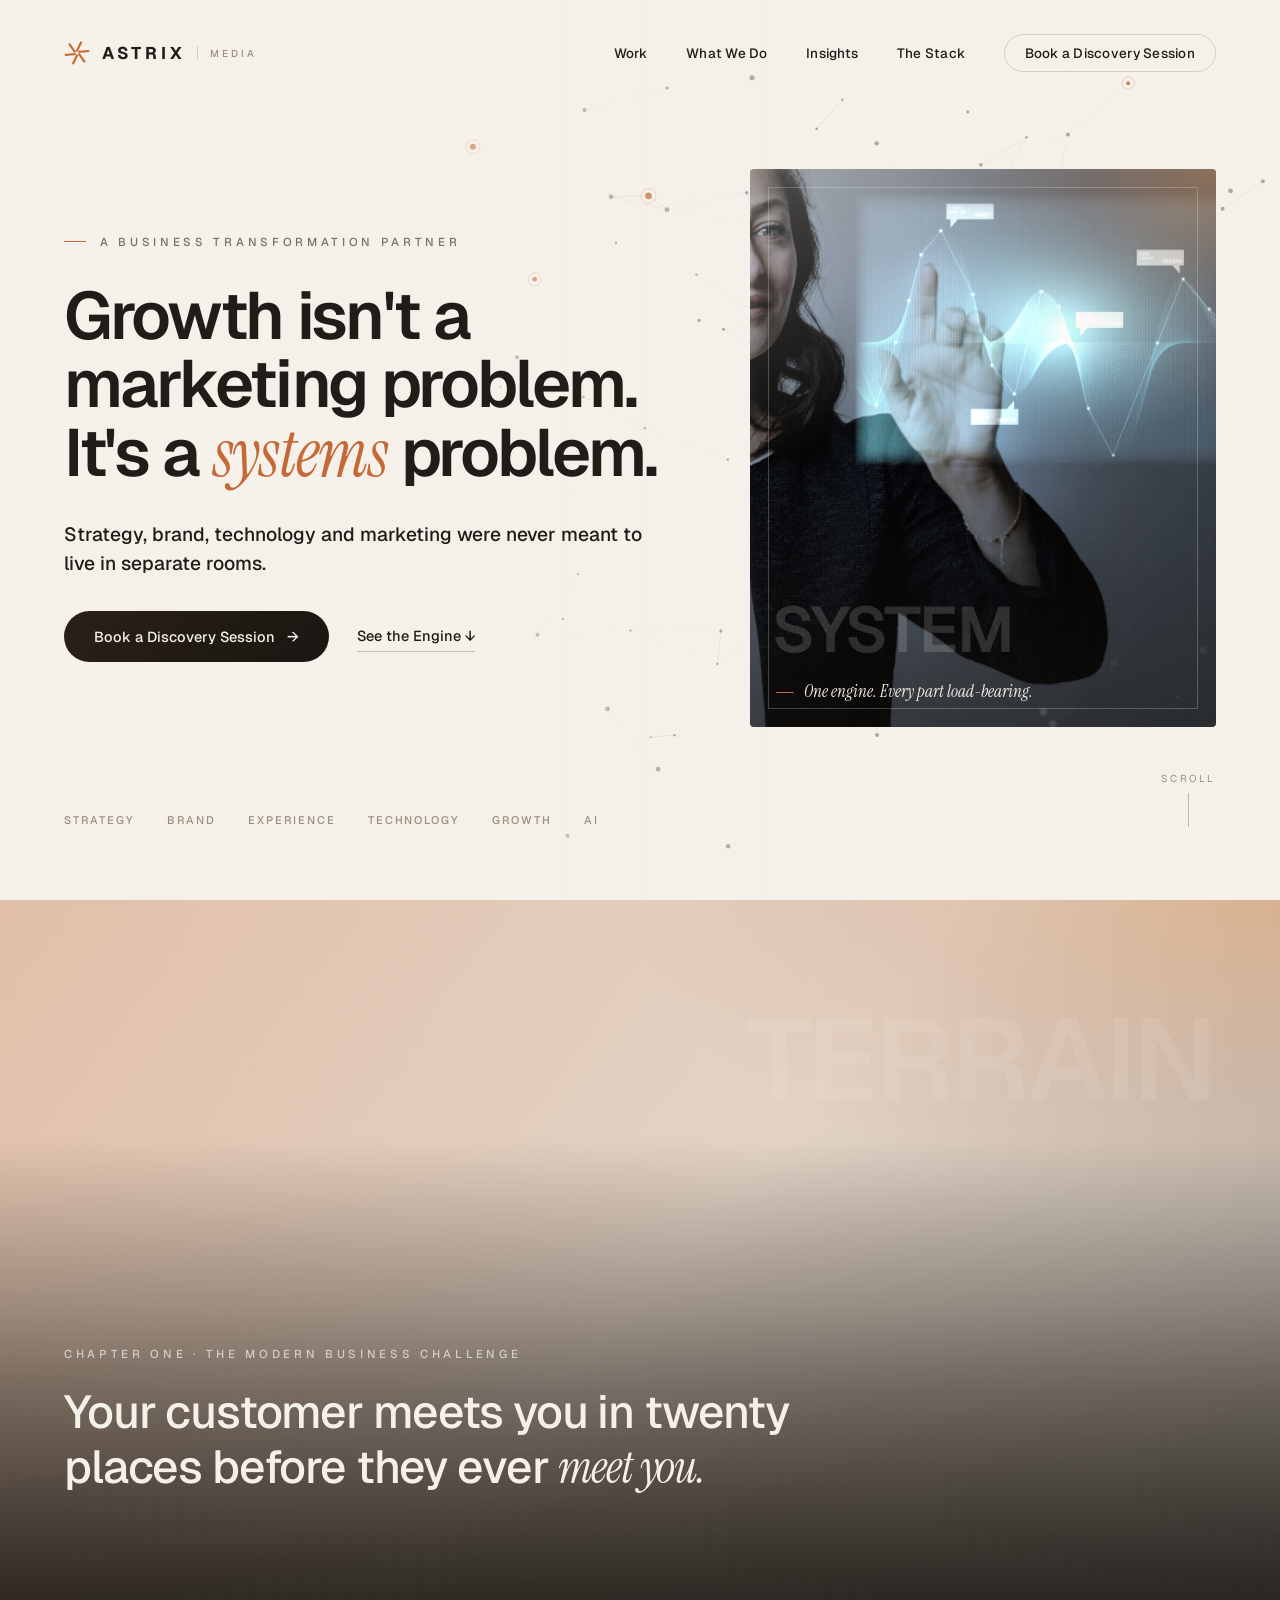
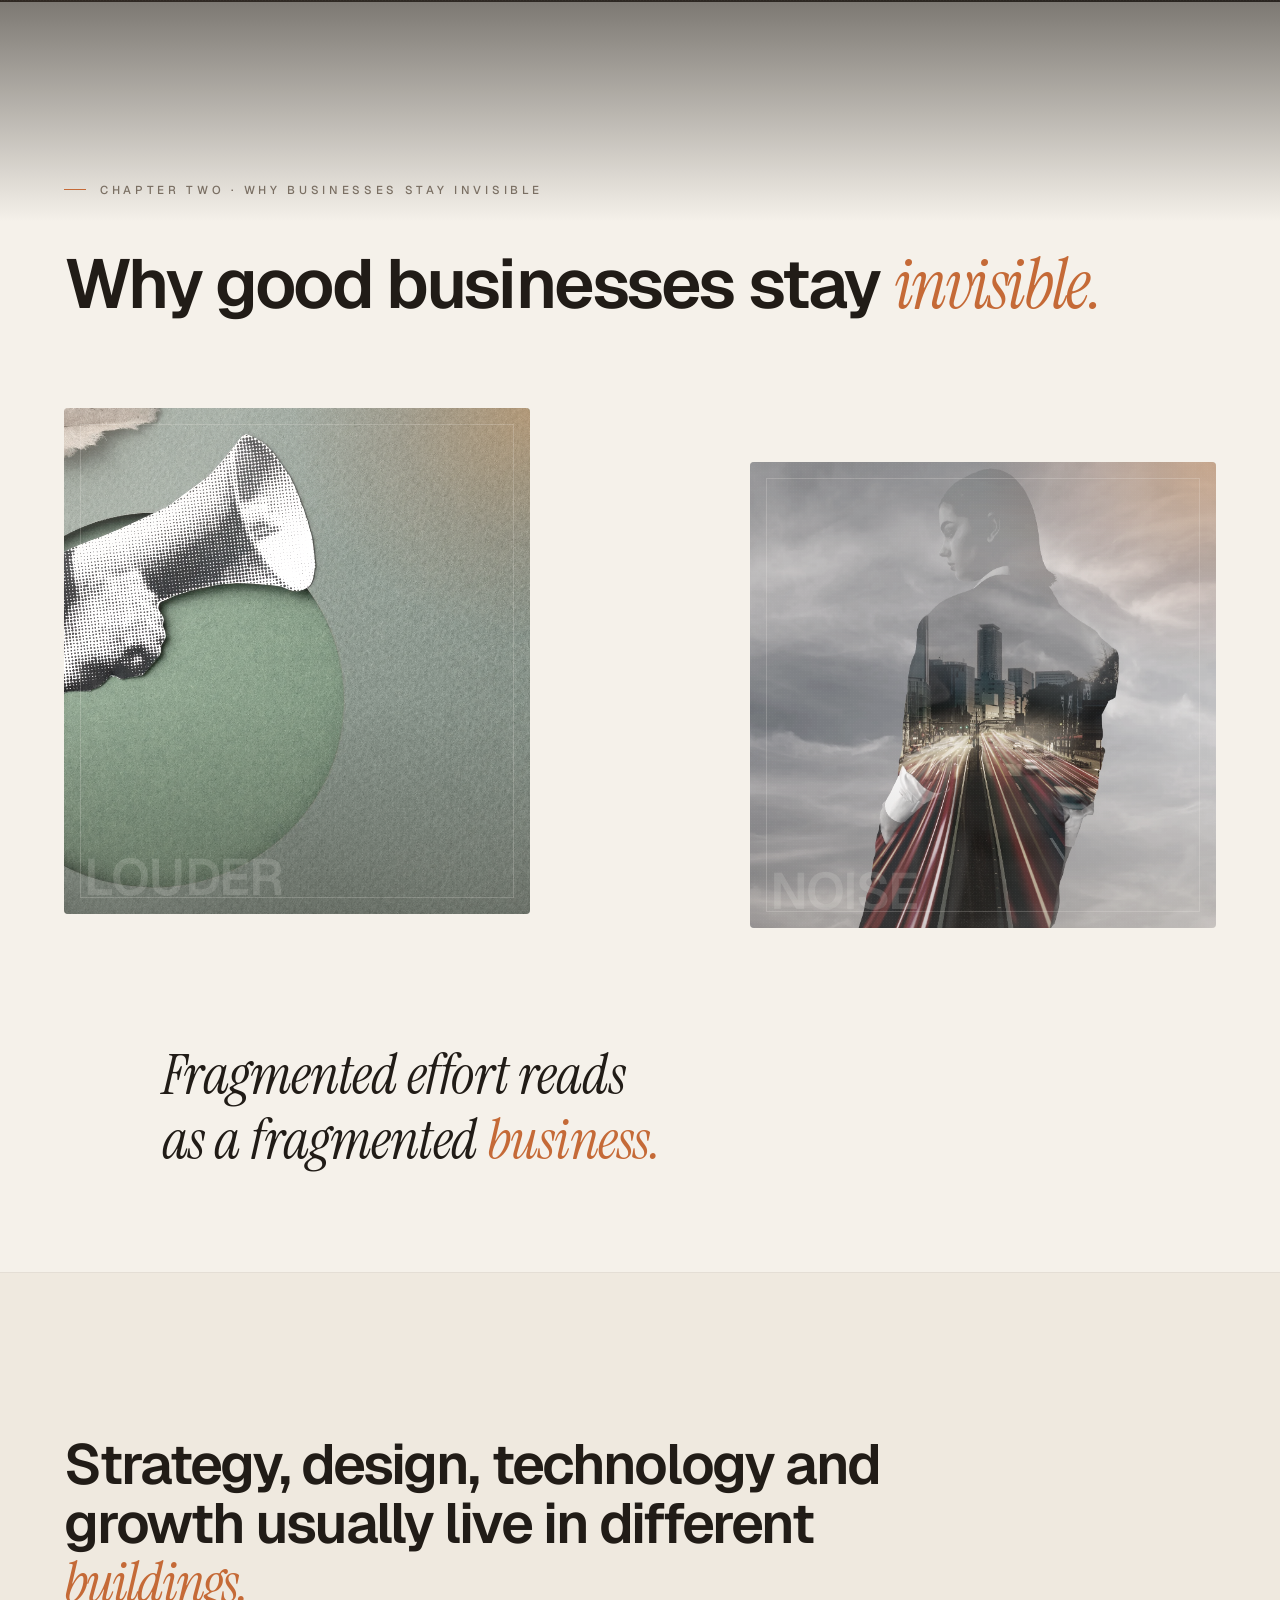
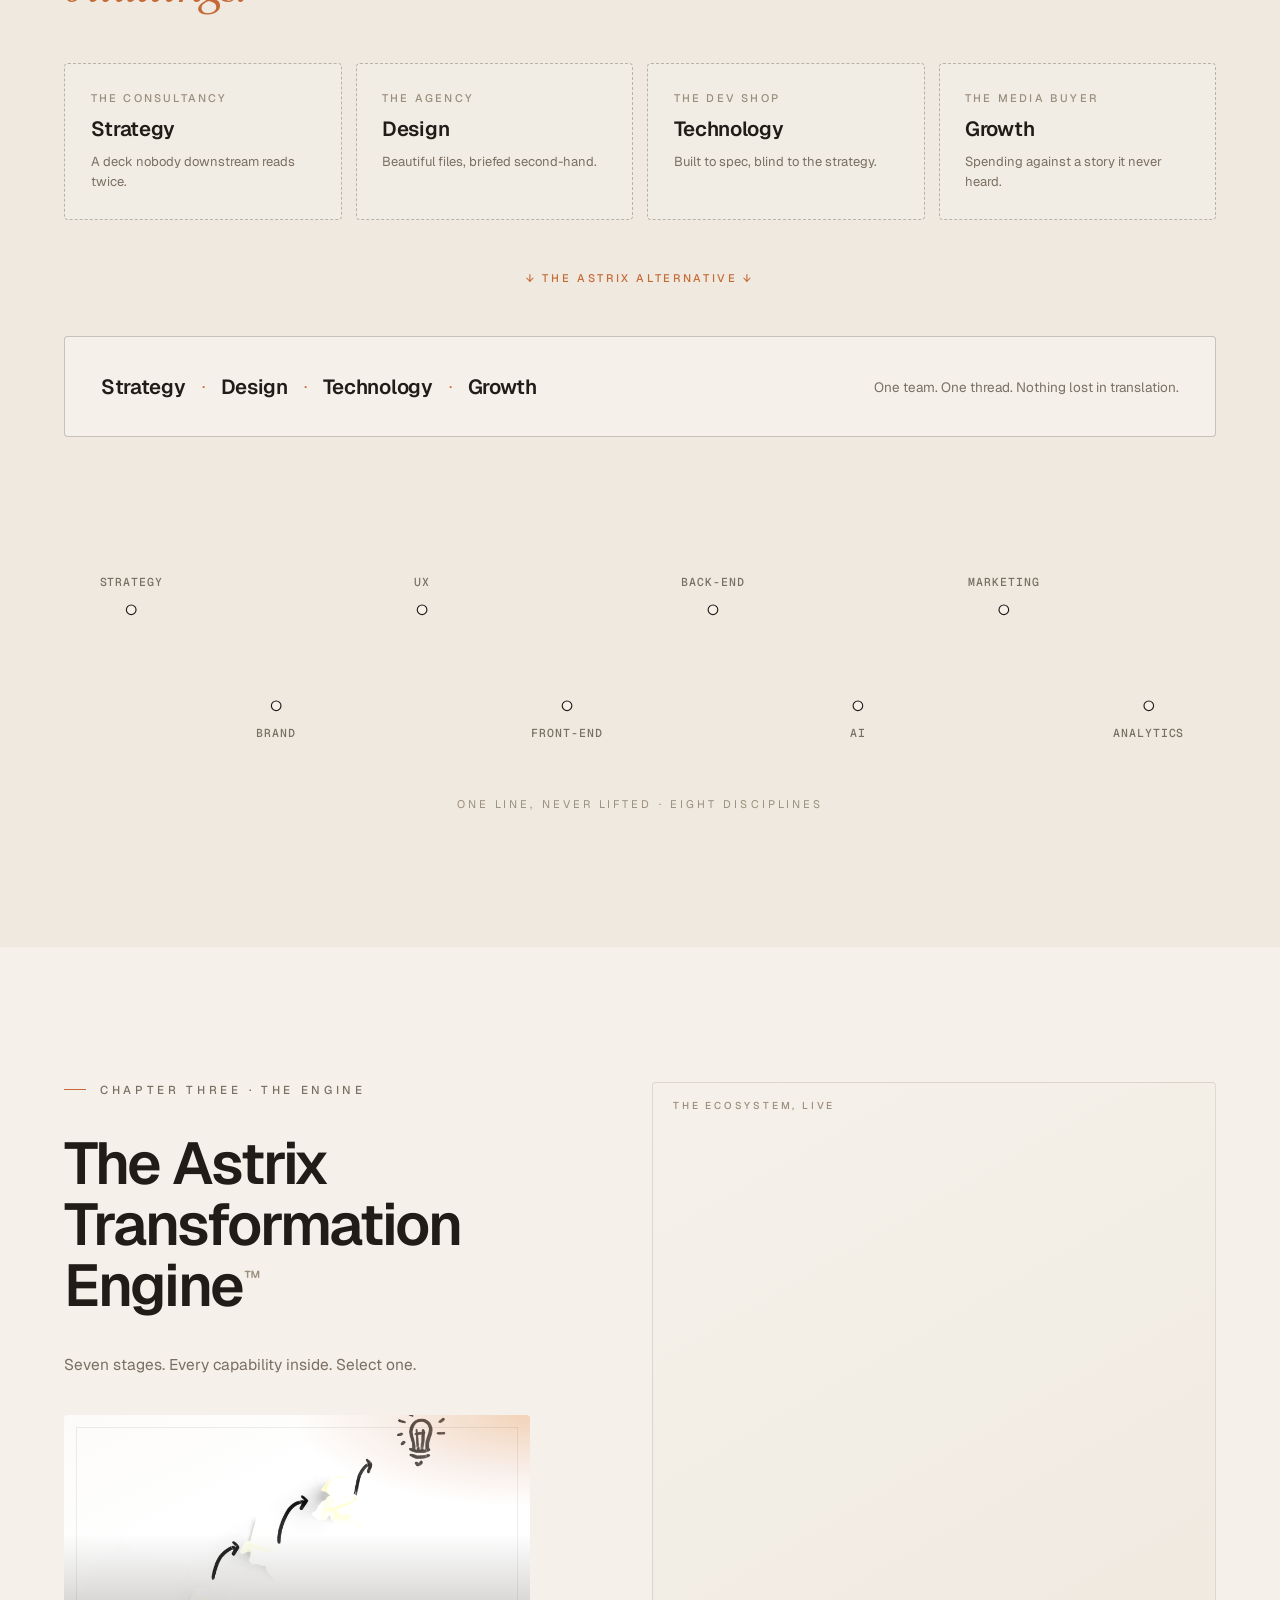
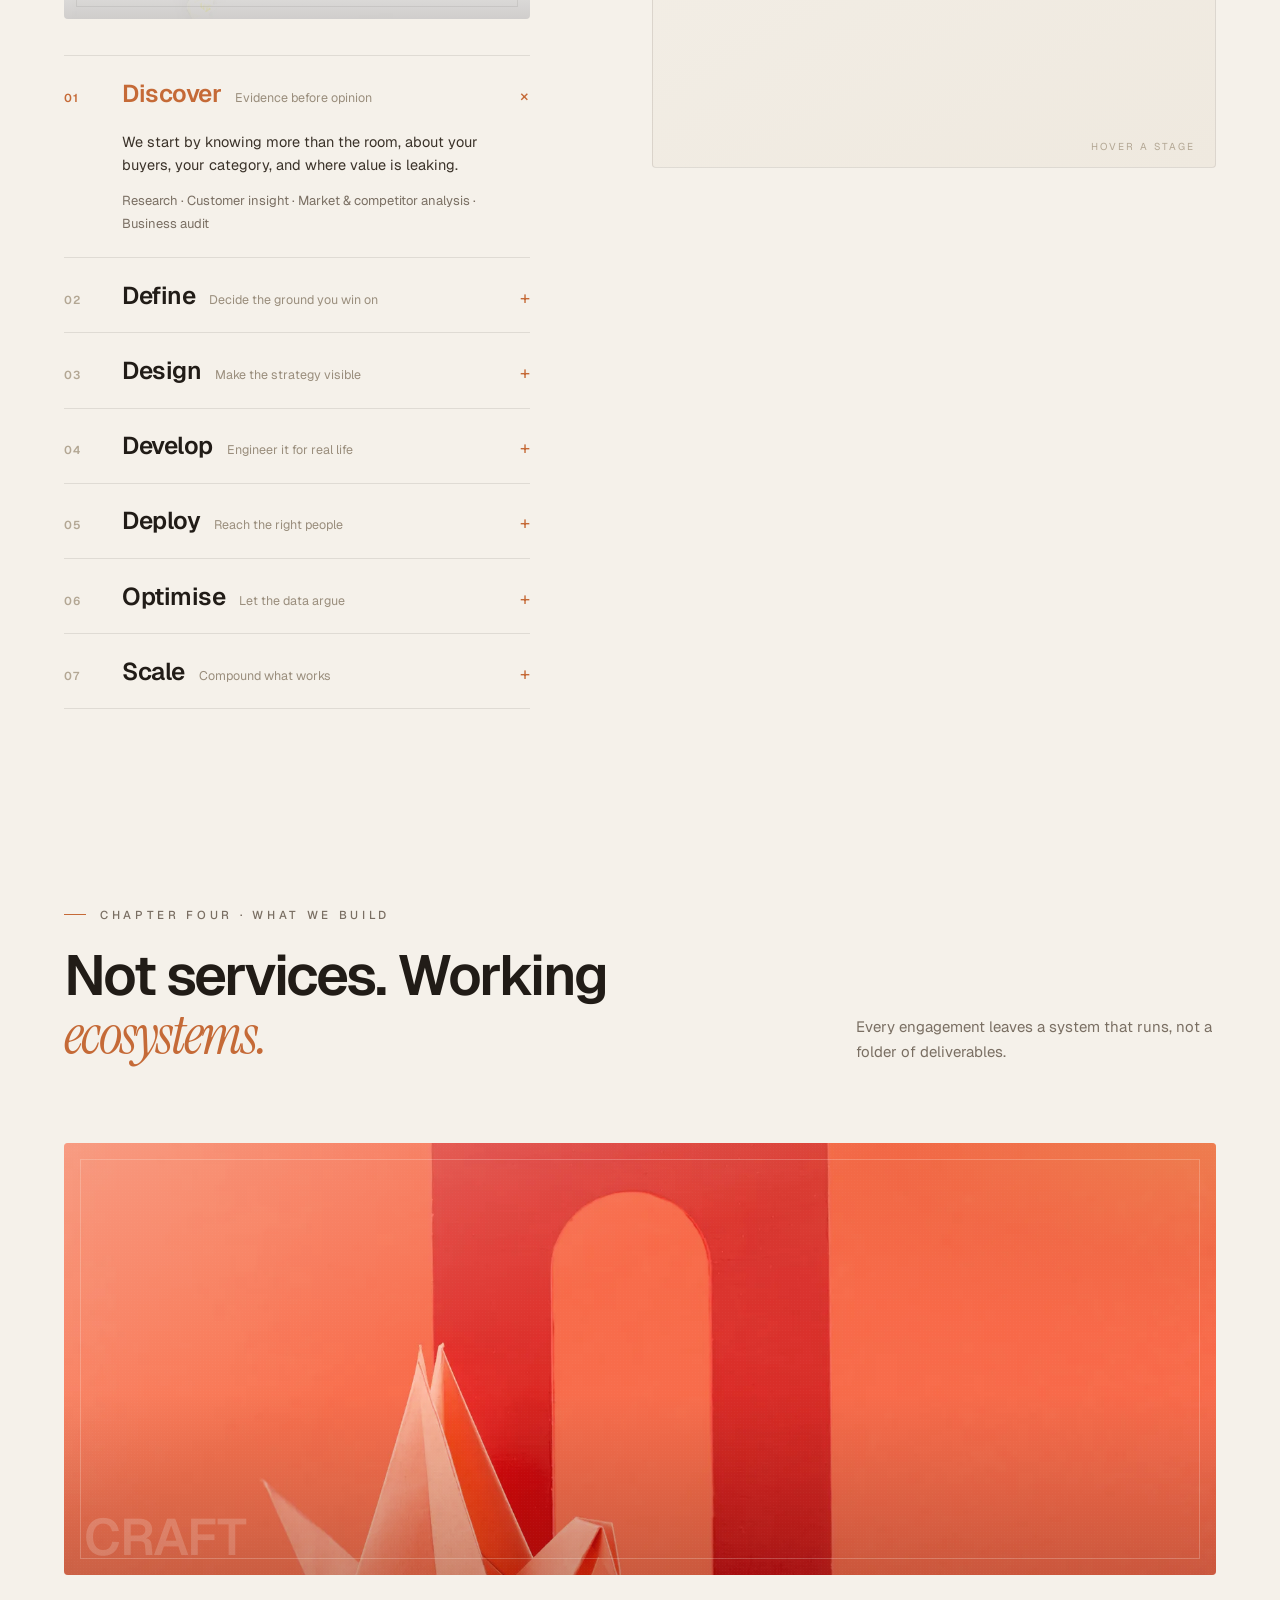
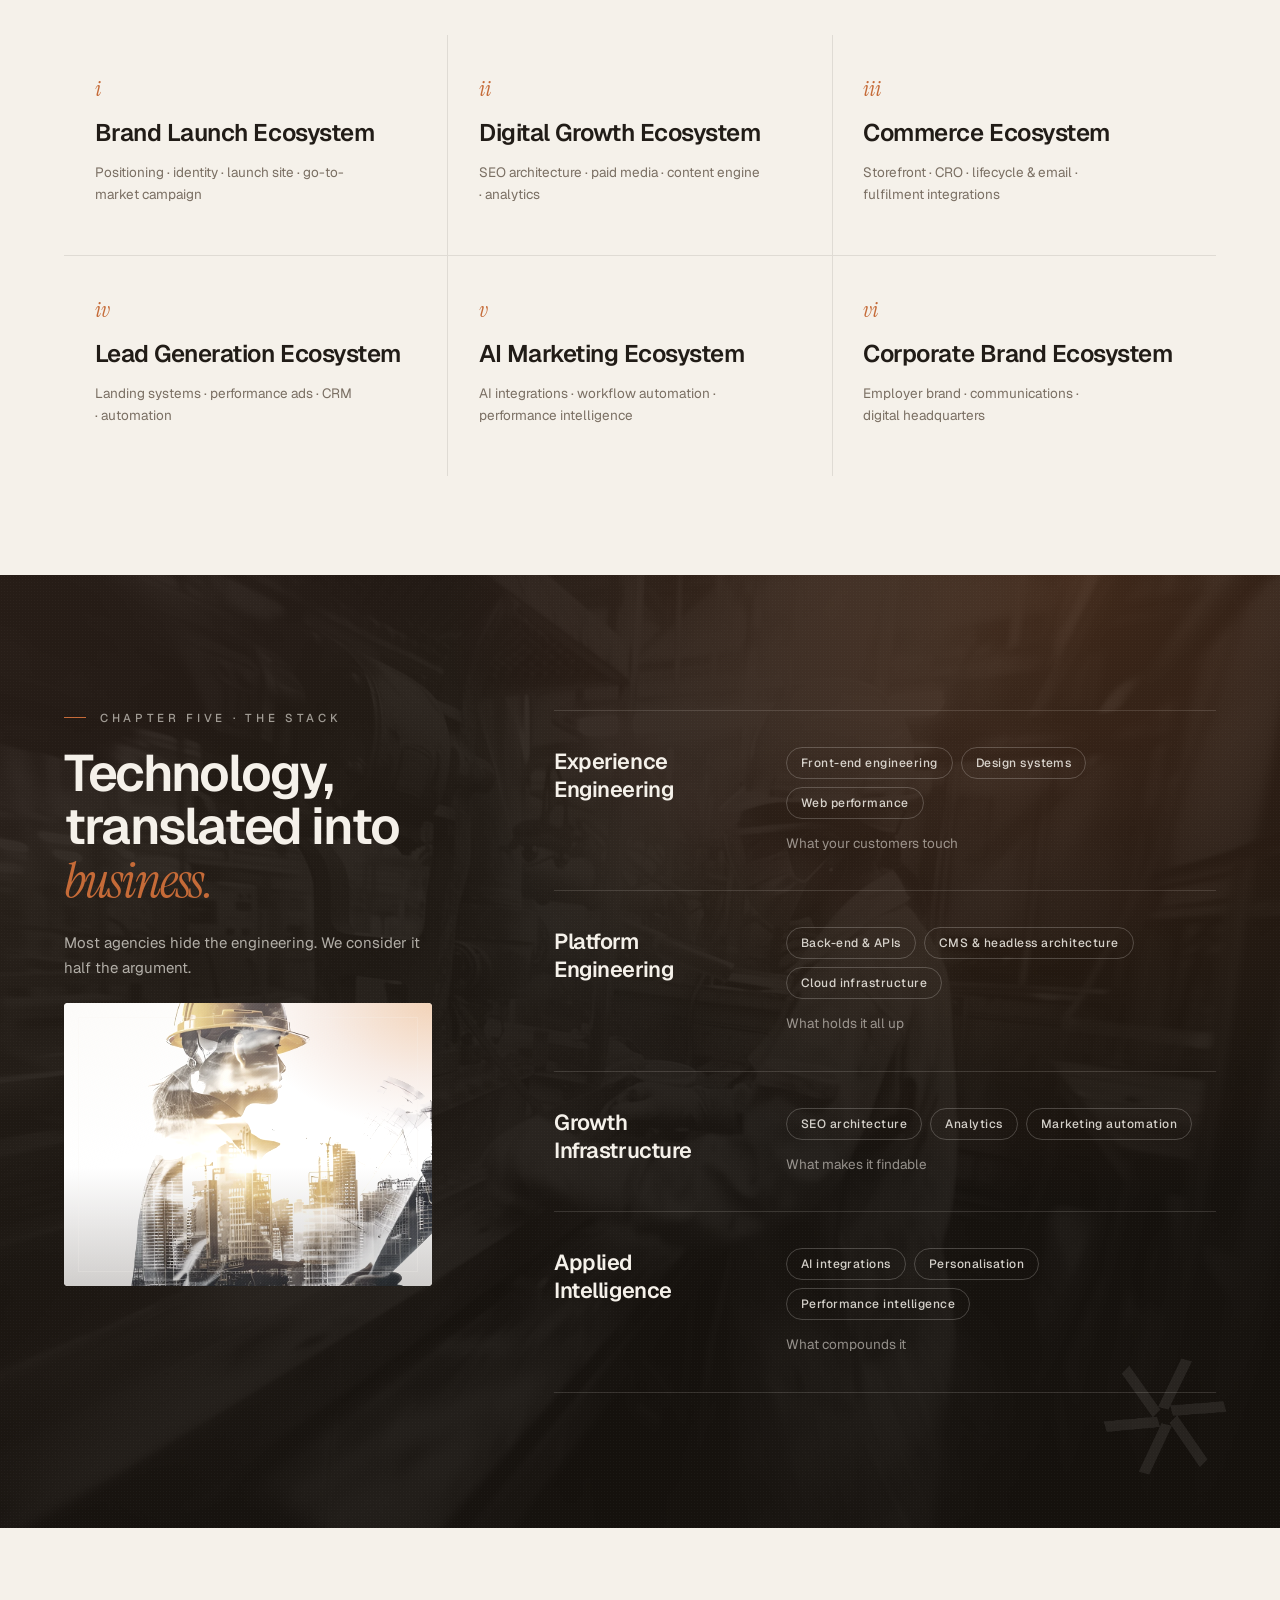
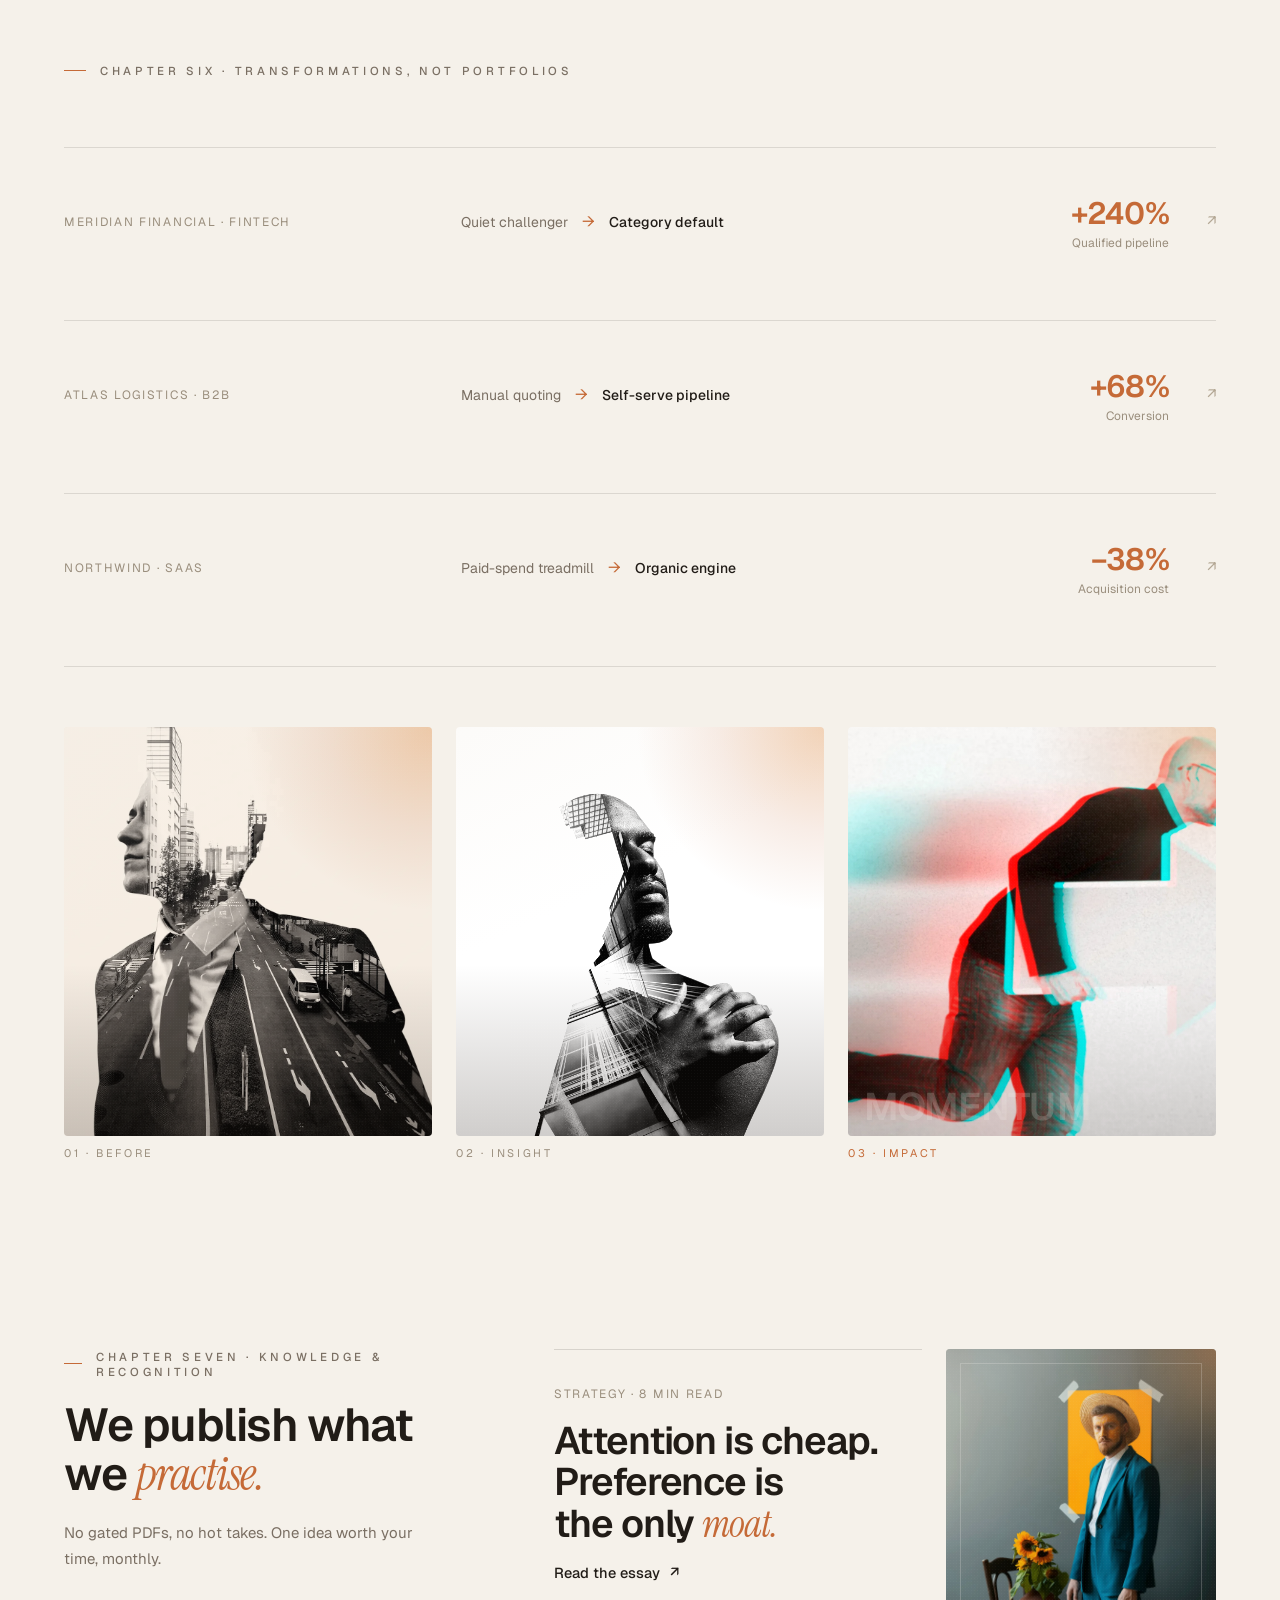
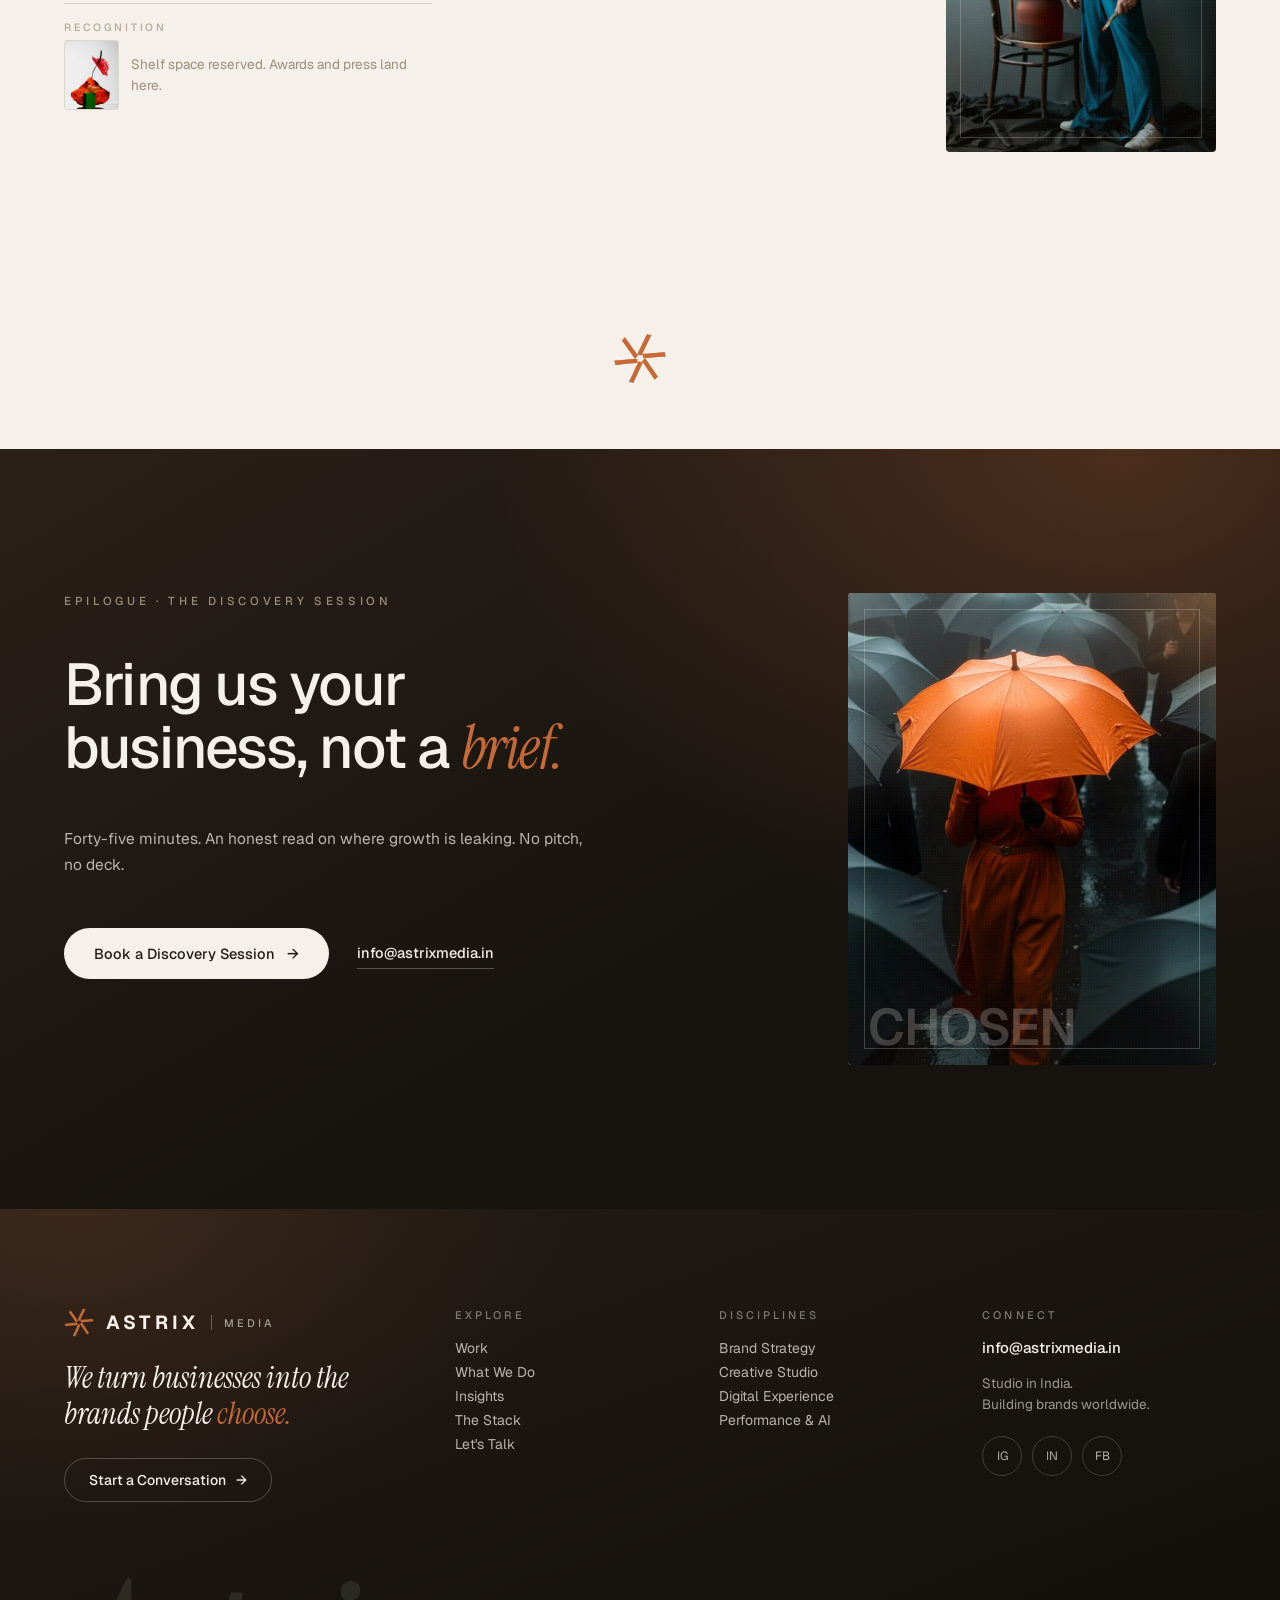
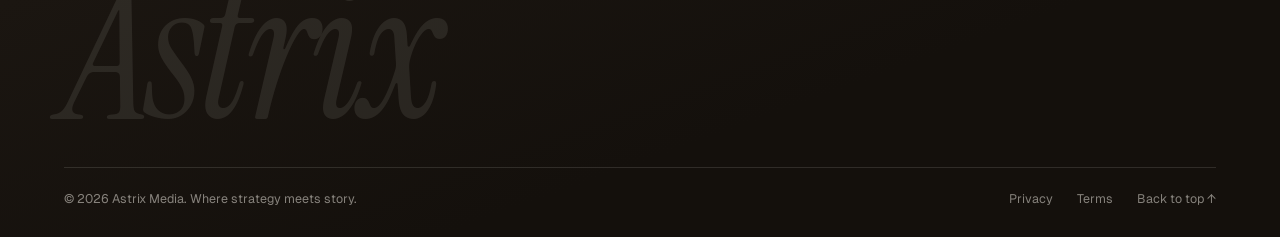
<file: index.html>
<!DOCTYPE html>
<html lang="en">
<head>
  <meta charset="utf-8">
  <meta name="viewport" content="width=device-width, initial-scale=1">
  <link rel="preconnect" href="https://fonts.googleapis.com">
  <link rel="preconnect" href="https://fonts.gstatic.com" crossorigin>
  <link href="https://fonts.googleapis.com/css2?family=Geist:wght@400;500;600;700&family=Instrument+Serif:ital@0;1&display=swap" rel="stylesheet">
  
  <title>Astrix Media · Business Transformation Partner</title>
  <meta name="description" content="Astrix Media integrates strategy, brand, experience, technology and growth into one connected engine. Not an agency, a business transformation partner.">
  <link rel="canonical" href="https://astrixmedia.in/">
  <meta property="og:type" content="website">
  <meta property="og:title" content="Astrix Media: Growth is a systems problem.">
  <meta property="og:description" content="Strategy, brand, technology and marketing, built as one engine. The Astrix Transformation Engine.">
  <meta property="og:url" content="https://astrixmedia.in/">

  <link rel="stylesheet" href="./style.css">

  <script type="application/ld+json">
  {
    "@context": "https://schema.org",
    "@type": "Organization",
    "name": "Astrix Media",
    "url": "https://astrixmedia.in",
    "slogan": "Growth is a systems problem.",
    "description": "A business transformation partner that integrates strategy, brand, experience, technology and growth into one connected ecosystem.",
    "foundingLocation": "India",
    "areaServed": "Global",
    "email": "info@astrixmedia.in",
    "knowsAbout": [
      "Business Transformation",
      "Brand Strategy",
      "UI/UX Design",
      "Front-end Engineering",
      "Back-end Engineering",
      "SEO",
      "Performance Marketing",
      "Marketing Automation",
      "AI Integration",
      "Analytics"
    ]
  }
  </script>
</head>
<body>

  <!-- ── Prologue · The Belief (Hero Section) ── -->
  <div id="hero" style="min-height: 100vh; background: #F5F1EA; overflow: hidden; position: relative;" data-screen-label="Prologue · The Belief">
    <canvas id="hero-canvas" style="position: absolute; inset: 0; width: 100%; height: 100%; display: block; opacity: 0; animation: fadeIn 2.4s ease 0.5s forwards;"></canvas>
    
    <nav class="main-nav" style="position: relative; z-index: 3; display: flex; align-items: center; justify-content: space-between; padding: 34px clamp(28px, 5vw, 72px); opacity: 0; animation: fadeIn 1.2s ease 0.15s forwards;">
      <div style="display: flex; align-items: center; gap: 12px;">
        <img src="assets/Astrix Logo-01.webp" alt="Astrix" style="width: 26px; height: 26px; display: block; object-fit: contain;">
        <span style="font-weight: 700; font-size: 17px; letter-spacing: 0.22em;">ASTRIX</span>
        <span style="width: 1px; height: 14px; background: #D6CDBE; display: block;"></span>
        <span style="font-size: 10px; letter-spacing: 0.28em; color: #9A8E7D; font-weight: 500;">MEDIA</span>
      </div>
      <div style="display: flex; gap: clamp(20px, 3vw, 44px); align-items: center; font-size: 13.5px; font-weight: 500; letter-spacing: 0.02em;">
        <a href="#work" class="axnav-link">Work</a>
        <a href="#engine" class="axnav-link">What We Do</a>
        <a href="#knowledge" class="axnav-link">Insights</a>
        <a href="#stack" class="axnav-link">The Stack</a>
        <a href="#contact" class="axnav-cta" data-magnetic>Book a Discovery Session</a>
      </div>
    </nav>

    <div class="grid-12" style="position: relative; z-index: 2; display: grid; grid-template-columns: repeat(12, 1fr); gap: 24px; padding: clamp(40px, 7vh, 90px) clamp(28px, 5vw, 72px) 0; align-items: center;">
      <div style="grid-column: 1 / span 7; display: flex; flex-direction: column; gap: clamp(26px, 3.6vh, 40px);">
        <div style="display: flex; align-items: center; gap: 14px; opacity: 0; animation: riseIn 1s cubic-bezier(0.16, 1, 0.3, 1) 0.35s forwards;">
          <span style="width: 22px; height: 1px; background: #C56A37;"></span>
          <span style="font-size: 11.5px; letter-spacing: 0.32em; font-weight: 500; color: #7A6F63; text-transform: uppercase;">A Business Transformation Partner</span>
        </div>
        <h1 style="margin: 0; font-weight: 600; font-size: clamp(42px, 5.2vw, 88px); line-height: 1.03; letter-spacing: -0.035em; max-width: 15ch; text-wrap: balance;">
          <span style="display: block; opacity: 0; animation: riseIn 1.1s cubic-bezier(0.16, 1, 0.3, 1) 0.5s forwards;">Growth isn't a marketing problem.</span>
          <span style="display: block; opacity: 0; animation: riseIn 1.1s cubic-bezier(0.16, 1, 0.3, 1) 0.68s forwards;">It's a <em style="font-family: 'Instrument Serif', serif; font-style: italic; font-weight: 400; letter-spacing: -0.01em; color: #C56A37;">systems</em> problem.</span>
        </h1>
        <div style="opacity: 0; animation: riseIn 1.1s cubic-bezier(0.16, 1, 0.3, 1) 0.9s forwards; display: flex; flex-direction: column; gap: 16px;">
          <p style="margin: 0; font-size: clamp(17px, 1.5vw, 21px); line-height: 1.5; font-weight: 500; color: #211C17; max-width: 46ch;">Strategy, brand, technology and marketing were never meant to live in separate rooms.</p>
        </div>
        <div style="display: flex; align-items: center; gap: 28px; flex-wrap: wrap; opacity: 0; animation: riseIn 1.1s cubic-bezier(0.16, 1, 0.3, 1) 1.1s forwards;">
          <a href="#contact" data-magnetic style="display: inline-flex; align-items: center; gap: 12px; background: linear-gradient(135deg, #2A2019, #1A1611); color: #F5F1EA; font-size: 14.5px; font-weight: 500; padding: 16px 30px; border-radius: 100px; transition: transform 0.35s cubic-bezier(0.16, 1, 0.3, 1), box-shadow 0.35s ease;">
            Book a Discovery Session <span style="font-size: 15px;">→</span>
          </a>
          <a href="#engine" style="display: inline-flex; align-items: center; gap: 10px; font-size: 14.5px; font-weight: 500; color: #211C17; padding: 6px 0; border-bottom: 1px solid #C9BFAE; transition: border-color 0.3s ease;">
            See the Engine ↓
          </a>
        </div>
      </div>
      
      <div class="ax-frame" style="grid-column: 8 / span 5; align-self: stretch; border-radius: 4px; min-height: clamp(360px, 62vh, 660px); opacity: 0; animation: fadeIn 1.6s ease 0.7s forwards;">
        <img class="ax-photo" style="animation: kenburns 22s ease-in-out infinite alternate;" src="assets/high-technology-digital-graph-presentation-by-businesswoman.webp" alt="Reading the signal in the noise">
        <div class="ax-grain-layer"></div>
        <div style="position: absolute; inset: 0; z-index: 3; pointer-events: none; margin: 18px; border: 1px solid rgba(245,241,234,0.24);"></div>
        <span class="ax-word" style="left: 22px; bottom: 68px; font-size: clamp(46px, 5vw, 84px); color: rgba(245,241,234,0.16);">System</span>
        <div style="position: absolute; left: 26px; right: 26px; bottom: 24px; z-index: 3; display: flex; align-items: center; gap: 10px;">
          <span style="width: 18px; height: 1px; background: #C56A37;"></span>
          <p style="margin: 0; font-family: 'Instrument Serif', serif; font-style: italic; font-size: clamp(16px, 1.3vw, 20px); line-height: 1.25; color: #F5F1EA;">One engine. Every part load-bearing.</p>
        </div>
      </div>
    </div>

    <div style="position: relative; z-index: 2; display: flex; align-items: flex-end; justify-content: space-between; gap: 24px; padding: clamp(30px, 5vh, 60px) clamp(28px, 5vw, 72px) 40px; opacity: 0; animation: fadeIn 1.4s ease 1.5s forwards;">
      <div style="display: flex; gap: clamp(16px, 2.5vw, 36px); flex-wrap: wrap; font-size: 11px; letter-spacing: 0.18em; text-transform: uppercase; color: #9A8E7D; font-weight: 500;">
        <span>Strategy</span><span>Brand</span><span>Experience</span><span>Technology</span><span>Growth</span><span>AI</span>
      </div>
      <div style="display: flex; flex-direction: column; align-items: center; gap: 8px;">
        <span style="font-size: 10px; letter-spacing: 0.26em; color: #9A8E7D; text-transform: uppercase;">Scroll</span>
        <span style="width: 1px; height: 34px; background: #C0B4A2; display: block; animation: cueDrop 2.6s cubic-bezier(0.65, 0, 0.35, 1) 2s infinite;"></span>
      </div>
    </div>
  </div>

  <!-- ── Chapter One · The Modern Business Challenge (Video Background) ── -->
  <div class="ax-frame" style="position: relative; color: #F5F1EA; min-height: clamp(520px, 78vh, 760px); display: grid; grid-template-columns: repeat(12, 1fr); gap: 24px; align-items: end; padding: clamp(70px, 12vh, 130px) clamp(28px, 5vw, 72px);" data-screen-label="Chapter One · The Modern Business Challenge">
    <video id="ch1-video" class="ax-photo" src="assets/456247_Bangkok_Thailand_1280x720.mp4" autoplay muted loop playsinline style="position: absolute; inset: 0; z-index: 0; width: 100%; height: 100%; object-fit: cover; object-position: center 40%; filter: grayscale(0.5) contrast(1.05) brightness(0.9) saturate(0.85);"></video>
    <div style="position: absolute; inset: 0; z-index: 1; pointer-events: none; background: linear-gradient(130deg, rgba(197,106,55,0.34), rgba(150,78,42,0.14) 52%, rgba(30,22,16,0.28));"></div>
    <div style="position: absolute; inset: 0; z-index: 2; pointer-events: none; background: linear-gradient(180deg, rgba(23,19,15,0) 34%, rgba(23,19,15,0.5) 70%, rgba(23,19,15,0.86));"></div>
    <div class="ax-grain-layer"></div>
    <span class="ax-word" style="right: clamp(28px, 5vw, 72px); top: clamp(60px, 12vh, 120px); font-size: clamp(64px, 9vw, 168px); color: rgba(245,241,234,0.12); text-align: right;">Terrain</span>
    <div style="position: relative; z-index: 3; grid-column: 1 / span 10; display: flex; flex-direction: column; gap: 24px;">
      <span style="font-size: 11.5px; letter-spacing: 0.32em; color: rgba(245,241,234,0.7); text-transform: uppercase; font-weight: 500;">Chapter One · The Modern Business Challenge</span>
      <p style="margin: 0; font-size: clamp(28px, 3.6vw, 54px); line-height: 1.18; letter-spacing: -0.025em; font-weight: 500; max-width: 24ch; text-wrap: balance;">Your customer meets you in twenty places before they ever <em style="font-family: 'Instrument Serif', serif; font-style: italic; font-weight: 400;">meet you.</em></p>
    </div>
  </div>

  <!-- ── Chapter Two · Why Businesses Stay Invisible ── -->
  <section style="position: relative; background: #F5F1EA; overflow: hidden;" data-screen-label="Chapter Two · Why Businesses Stay Invisible">
    <div style="position: absolute; top: 0; left: 0; right: 0; height: 220px; background: linear-gradient(rgba(26,22,17,0.55), rgba(245,241,234,0)); z-index: 1; pointer-events: none;"></div>
    <div class="grid-12" style="position: relative; z-index: 2; display: grid; grid-template-columns: repeat(12, 1fr); gap: 24px; padding: clamp(120px, 20vh, 220px) clamp(28px, 5vw, 72px) clamp(70px, 11vh, 130px);">
      <div data-reveal style="grid-column: 1 / span 12; display: flex; align-items: center; gap: 14px;">
        <span style="width: 22px; height: 1px; background: #C56A37;"></span>
        <span style="font-size: 11.5px; letter-spacing: 0.32em; font-weight: 500; color: #7A6F63; text-transform: uppercase;">Chapter Two · Why Businesses Stay Invisible</span>
      </div>
      <h2 data-reveal style="grid-column: 1 / span 11; margin: clamp(24px, 3vh, 40px) 0 clamp(40px, 7vh, 80px); font-weight: 600; font-size: clamp(38px, 5.4vw, 88px); line-height: 1.04; letter-spacing: -0.035em;">Why good businesses stay <em style="font-family: 'Instrument Serif', serif; font-style: italic; font-weight: 400; color: #C56A37;">invisible.</em></h2>
      
      <div data-reveal class="ax-frame" style="grid-column: 1 / span 5; border-radius: 4px; aspect-ratio: 0.92; min-height: clamp(300px, 44vh, 480px);">
        <img class="ax-photo" style="animation: kenburns 24s ease-in-out infinite alternate;" src="assets/revolution-still-life-design (2).webp" alt="Doing more, being heard less">
        <div class="ax-grain-layer"></div>
        <div style="position: absolute; inset: 0; z-index: 3; pointer-events: none; margin: 16px; border: 1px solid rgba(245,241,234,0.20);"></div>
        <span class="ax-word" style="left: 20px; bottom: 14px; font-size: clamp(36px, 4vw, 68px); color: rgba(245,241,234,0.16);">Louder</span>
      </div>

      <div data-reveal class="ax-frame" style="grid-column: 8 / span 5; margin-top: clamp(40px, 6vh, 80px); border-radius: 4px; aspect-ratio: 1; min-height: clamp(280px, 40vh, 440px);">
        <img class="ax-photo" style="animation: kenburns 28s ease-in-out infinite alternate;" src="assets/medium-shot-human-silhouette-nature-f54279f8.webp" alt="The decision-maker inside the noise">
        <div class="ax-grain-layer"></div>
        <div style="position: absolute; inset: 0; z-index: 3; pointer-events: none; margin: 16px; border: 1px solid rgba(245,241,234,0.20);"></div>
        <span class="ax-word" style="left: 20px; bottom: 14px; font-size: clamp(36px, 4vw, 64px); color: rgba(245,241,234,0.16);">Noise</span>
      </div>

      <div data-reveal style="grid-column: 2 / span 10; margin: clamp(60px, 10vh, 130px) 0 0;">
        <p style="margin: 0; font-family: 'Instrument Serif', serif; font-style: italic; font-weight: 400; font-size: clamp(30px, 4.4vw, 66px); line-height: 1.16; letter-spacing: -0.01em; color: #211C17; max-width: 20ch; text-wrap: balance;">Fragmented effort reads as a fragmented <span style="color: #C56A37;">business.</span></p>
      </div>
    </div>
  </section>

  <!-- ── Chapter Two (Part B) · The Missing Connection (Continuous Thread SVG) ── -->
  <section style="position: relative; background: #EFE9DF; overflow: hidden; border-top: 1px solid rgba(33,28,23,0.05);" data-screen-label="Chapter Two · The Missing Connection">
    <div class="grid-12" style="position: relative; z-index: 2; display: grid; grid-template-columns: repeat(12, 1fr); gap: 24px; padding: clamp(90px, 15vh, 180px) clamp(28px, 5vw, 72px);">
      <h2 data-reveal style="grid-column: 1 / span 9; margin: clamp(24px, 3vh, 40px) 0 clamp(20px, 3vh, 32px); font-weight: 600; font-size: clamp(34px, 4.4vw, 68px); line-height: 1.05; letter-spacing: -0.035em;">Strategy, design, technology and growth usually live in different <em style="font-family: 'Instrument Serif', serif; font-style: italic; font-weight: 400; color: #C56A37;">buildings.</em></h2>
      
      <div data-reveal class="handoff-row" style="grid-column: 1 / span 12; display: flex; align-items: stretch; gap: 14px;">
        <div style="flex: 1; display: flex; flex-direction: column; gap: 10px; border: 1px dashed rgba(33,28,23,0.28); border-radius: 4px; padding: clamp(20px, 3vh, 30px) clamp(18px, 2vw, 26px); background: rgba(245,241,234,0.5);">
          <span style="font-size: 11px; letter-spacing: 0.2em; text-transform: uppercase; color: #9A8E7D; font-weight: 500;">The consultancy</span>
          <span style="font-size: clamp(17px, 1.6vw, 21px); font-weight: 600; letter-spacing: -0.015em;">Strategy</span>
          <span style="font-size: 13px; line-height: 1.55; color: #7A6F63;">A deck nobody downstream reads twice.</span>
        </div>
        <div style="flex: 1; display: flex; flex-direction: column; gap: 10px; border: 1px dashed rgba(33,28,23,0.28); border-radius: 4px; padding: clamp(20px, 3vh, 30px) clamp(18px, 2vw, 26px); background: rgba(245,241,234,0.5);">
          <span style="font-size: 11px; letter-spacing: 0.2em; text-transform: uppercase; color: #9A8E7D; font-weight: 500;">The agency</span>
          <span style="font-size: clamp(17px, 1.6vw, 21px); font-weight: 600; letter-spacing: -0.015em;">Design</span>
          <span style="font-size: 13px; line-height: 1.55; color: #7A6F63;">Beautiful files, briefed second-hand.</span>
        </div>
        <div style="flex: 1; display: flex; flex-direction: column; gap: 10px; border: 1px dashed rgba(33,28,23,0.28); border-radius: 4px; padding: clamp(20px, 3vh, 30px) clamp(18px, 2vw, 26px); background: rgba(245,241,234,0.5);">
          <span style="font-size: 11px; letter-spacing: 0.2em; text-transform: uppercase; color: #9A8E7D; font-weight: 500;">The dev shop</span>
          <span style="font-size: clamp(17px, 1.6vw, 21px); font-weight: 600; letter-spacing: -0.015em;">Technology</span>
          <span style="font-size: 13px; line-height: 1.55; color: #7A6F63;">Built to spec, blind to the strategy.</span>
        </div>
        <div style="flex: 1; display: flex; flex-direction: column; gap: 10px; border: 1px dashed rgba(33,28,23,0.28); border-radius: 4px; padding: clamp(20px, 3vh, 30px) clamp(18px, 2vw, 26px); background: rgba(245,241,234,0.5);">
          <span style="font-size: 11px; letter-spacing: 0.2em; text-transform: uppercase; color: #9A8E7D; font-weight: 500;">The media buyer</span>
          <span style="font-size: clamp(17px, 1.6vw, 21px); font-weight: 600; letter-spacing: -0.015em;">Growth</span>
          <span style="font-size: 13px; line-height: 1.55; color: #7A6F63;">Spending against a story it never heard.</span>
        </div>
      </div>

      <div data-reveal style="grid-column: 1 / span 12; display: flex; align-items: center; justify-content: center; padding: clamp(18px, 3vh, 30px) 0;">
        <span style="font-size: 11px; letter-spacing: 0.24em; text-transform: uppercase; color: #C56A37; font-weight: 500;">↓ The Astrix alternative ↓</span>
      </div>

      <div data-reveal style="grid-column: 1 / span 12; border: 1px solid rgba(33,28,23,0.22); border-radius: 4px; background: #F5F1EA; padding: clamp(24px, 4vh, 38px) clamp(20px, 3vw, 36px); display: flex; align-items: center; justify-content: space-between; gap: 20px; flex-wrap: wrap;">
        <div style="display: flex; align-items: center; gap: 16px; flex-wrap: wrap;">
          <span style="font-size: clamp(17px, 1.6vw, 21px); font-weight: 600; letter-spacing: -0.015em;">Strategy</span><span style="color: #C56A37;">·</span>
          <span style="font-size: clamp(17px, 1.6vw, 21px); font-weight: 600; letter-spacing: -0.015em;">Design</span><span style="color: #C56A37;">·</span>
          <span style="font-size: clamp(17px, 1.6vw, 21px); font-weight: 600; letter-spacing: -0.015em;">Technology</span><span style="color: #C56A37;">·</span>
          <span style="font-size: clamp(17px, 1.6vw, 21px); font-weight: 600; letter-spacing: -0.015em;">Growth</span>
        </div>
        <span style="font-size: 13.5px; color: #7A6F63;">One team. One thread. Nothing lost in translation.</span>
      </div>

      <div data-reveal style="grid-column: 1 / span 12; margin-top: clamp(50px, 8vh, 100px); display: flex; flex-direction: column; gap: 14px;">
        <svg id="thread-svg" viewBox="0 0 1200 260" style="width: 100%; height: auto; display: block;" role="img" aria-label="One continuous thread through eight disciplines">
          <path id="thread-path" d="M70,80 L221,180 L373,80 L524,180 L676,80 L827,180 L979,80 L1130,180" fill="none" stroke="#C56A37" stroke-width="2" stroke-linecap="round" stroke-linejoin="round"></path>
          <circle cx="70" cy="80" r="5" fill="#F5F1EA" stroke="#211C17" stroke-width="1.2"></circle>
          <circle cx="221" cy="180" r="5" fill="#F5F1EA" stroke="#211C17" stroke-width="1.2"></circle>
          <circle cx="373" cy="80" r="5" fill="#F5F1EA" stroke="#211C17" stroke-width="1.2"></circle>
          <circle cx="524" cy="180" r="5" fill="#F5F1EA" stroke="#211C17" stroke-width="1.2"></circle>
          <circle cx="676" cy="80" r="5" fill="#F5F1EA" stroke="#211C17" stroke-width="1.2"></circle>
          <circle cx="827" cy="180" r="5" fill="#F5F1EA" stroke="#211C17" stroke-width="1.2"></circle>
          <circle cx="979" cy="80" r="5" fill="#F5F1EA" stroke="#211C17" stroke-width="1.2"></circle>
          <circle cx="1130" cy="180" r="5" fill="#F5F1EA" stroke="#211C17" stroke-width="1.2"></circle>
          <text x="70" y="55" text-anchor="middle" style="font: 500 12px 'Geist Mono', monospace; fill: #7A6F63; letter-spacing: 0.08em;">STRATEGY</text>
          <text x="221" y="212" text-anchor="middle" style="font: 500 12px 'Geist Mono', monospace; fill: #7A6F63; letter-spacing: 0.08em;">BRAND</text>
          <text x="373" y="55" text-anchor="middle" style="font: 500 12px 'Geist Mono', monospace; fill: #7A6F63; letter-spacing: 0.08em;">UX</text>
          <text x="524" y="212" text-anchor="middle" style="font: 500 12px 'Geist Mono', monospace; fill: #7A6F63; letter-spacing: 0.08em;">FRONT-END</text>
          <text x="676" y="55" text-anchor="middle" style="font: 500 12px 'Geist Mono', monospace; fill: #7A6F63; letter-spacing: 0.08em;">BACK-END</text>
          <text x="827" y="212" text-anchor="middle" style="font: 500 12px 'Geist Mono', monospace; fill: #7A6F63; letter-spacing: 0.08em;">AI</text>
          <text x="979" y="55" text-anchor="middle" style="font: 500 12px 'Geist Mono', monospace; fill: #7A6F63; letter-spacing: 0.08em;">MARKETING</text>
          <text x="1130" y="212" text-anchor="middle" style="font: 500 12px 'Geist Mono', monospace; fill: #7A6F63; letter-spacing: 0.08em;">ANALYTICS</text>
        </svg>
        <span style="font-size: 11px; letter-spacing: 0.28em; color: #9A8E7D; text-transform: uppercase; text-align: center;">One line, never lifted · eight disciplines</span>
      </div>
    </div>
  </section>

  <!-- ── Chapter Three · The Transformation Engine™ ── -->
  <section id="engine" style="position: relative; background: #F5F1EA; overflow: hidden; border-top: 1px solid rgba(33,28,23,0.04);" data-screen-label="Chapter Three · The Transformation Engine">
    <div class="grid-12" style="position: relative; z-index: 2; display: grid; grid-template-columns: repeat(12, 1fr); gap: 24px; padding: clamp(90px, 15vh, 180px) clamp(28px, 5vw, 72px) clamp(70px, 11vh, 130px); align-items: start;">
      
      <div style="grid-column: 1 / span 5; display: flex; flex-direction: column; gap: clamp(24px, 4vh, 40px);">
        <div data-reveal style="display: flex; align-items: center; gap: 14px;">
          <span style="width: 22px; height: 1px; background: #C56A37;"></span>
          <span style="font-size: 11.5px; letter-spacing: 0.32em; font-weight: 500; color: #7A6F63; text-transform: uppercase;">Chapter Three · The Engine</span>
        </div>
        <h2 data-reveal style="margin: 0; font-weight: 600; font-size: clamp(38px, 4.6vw, 72px); line-height: 1.04; letter-spacing: -0.035em;">The Astrix Transformation Engine<span style="font-size: 0.34em; font-weight: 500; vertical-align: super; color: #9A8E7D;">™</span></h2>
        <p data-reveal style="margin: 0; font-size: 15.5px; line-height: 1.72; color: #7A6F63; max-width: 46ch; text-wrap: pretty;">Seven stages. Every capability inside. Select one.</p>
        
        <div data-reveal class="ax-frame" style="border-radius: 4px; aspect-ratio: 16/7;">
          <img class="ax-photo" style="filter: grayscale(0.2) contrast(1.0) brightness(1.05);" src="assets/crumpled-papers-with-directional-arrows-pointing-toward-light-bulb-white-background-777d965a.webp" alt="Iteration becoming an idea">
          <div style="position: absolute; inset: 0; z-index: 3; pointer-events: none; margin: 12px; border: 1px solid rgba(33,28,23,0.08);"></div>
        </div>

        <!-- 7 Stages Accordion -->
        <div data-reveal style="display: flex; flex-direction: column;">
          
          <div class="stage-item" style="border-top: 1px solid rgba(33,28,23,0.10);">
            <button class="stage-btn" type="button">
              <div style="display: grid; grid-template-columns: 40px 1fr auto; gap: 18px; align-items: baseline; padding: clamp(16px, 2.4vh, 22px) 0;">
                <span class="stage-num" style="font-size: 11.5px; font-weight: 600; letter-spacing: 0.1em; color: #C56A37;">01</span>
                <div style="display: flex; align-items: baseline; gap: 14px; flex-wrap: wrap;">
                  <span class="stage-name" style="font-size: clamp(19px, 1.9vw, 25px); font-weight: 600; letter-spacing: -0.02em; color: #C56A37;">Discover</span>
                  <span style="font-size: 12.5px; color: #9A8E7D;">Evidence before opinion</span>
                </div>
                <span class="stage-icon" style="font-size: 18px; color: #C56A37; transition: transform 0.3s ease; display: inline-block;">+</span>
              </div>
            </button>
            <div class="stage-body" style="max-height: 220px; overflow: hidden; transition: max-height 0.5s cubic-bezier(0.16,1,0.3,1);">
              <div style="display: flex; flex-direction: column; gap: 12px; padding: 0 0 22px 58px;">
                <p style="margin: 0; font-size: 14.5px; line-height: 1.6; color: #3A3229; max-width: 44ch;">We start by knowing more than the room, about your buyers, your category, and where value is leaking.</p>
                <p style="margin: 0; font-size: 13px; line-height: 1.8; color: #7A6F63;">Research  ·  Customer insight  ·  Market & competitor analysis  ·  Business audit</p>
              </div>
            </div>
          </div>

          <div class="stage-item" style="border-top: 1px solid rgba(33,28,23,0.10);">
            <button class="stage-btn" type="button">
              <div style="display: grid; grid-template-columns: 40px 1fr auto; gap: 18px; align-items: baseline; padding: clamp(16px, 2.4vh, 22px) 0;">
                <span class="stage-num" style="font-size: 11.5px; font-weight: 600; letter-spacing: 0.1em; color: #B3A794;">02</span>
                <div style="display: flex; align-items: baseline; gap: 14px; flex-wrap: wrap;">
                  <span class="stage-name" style="font-size: clamp(19px, 1.9vw, 25px); font-weight: 600; letter-spacing: -0.02em; color: #211C17;">Define</span>
                  <span style="font-size: 12.5px; color: #9A8E7D;">Decide the ground you win on</span>
                </div>
                <span class="stage-icon" style="font-size: 18px; color: #C56A37; transition: transform 0.3s ease; display: inline-block;">+</span>
              </div>
            </button>
            <div class="stage-body" style="max-height: 0px; overflow: hidden; transition: max-height 0.5s cubic-bezier(0.16,1,0.3,1);">
              <div style="display: flex; flex-direction: column; gap: 12px; padding: 0 0 22px 58px;">
                <p style="margin: 0; font-size: 14.5px; line-height: 1.6; color: #3A3229; max-width: 44ch;">Positioning is a decision, not a document. We make it, with you, before anything gets made.</p>
                <p style="margin: 0; font-size: 13px; line-height: 1.8; color: #7A6F63;">Positioning  ·  Brand strategy  ·  Messaging  ·  Business direction</p>
              </div>
            </div>
          </div>

          <div class="stage-item" style="border-top: 1px solid rgba(33,28,23,0.10);">
            <button class="stage-btn" type="button">
              <div style="display: grid; grid-template-columns: 40px 1fr auto; gap: 18px; align-items: baseline; padding: clamp(16px, 2.4vh, 22px) 0;">
                <span class="stage-num" style="font-size: 11.5px; font-weight: 600; letter-spacing: 0.1em; color: #B3A794;">03</span>
                <div style="display: flex; align-items: baseline; gap: 14px; flex-wrap: wrap;">
                  <span class="stage-name" style="font-size: clamp(19px, 1.9vw, 25px); font-weight: 600; letter-spacing: -0.02em; color: #211C17;">Design</span>
                  <span style="font-size: 12.5px; color: #9A8E7D;">Make the strategy visible</span>
                </div>
                <span class="stage-icon" style="font-size: 18px; color: #C56A37; transition: transform 0.3s ease; display: inline-block;">+</span>
              </div>
            </button>
            <div class="stage-body" style="max-height: 0px; overflow: hidden; transition: max-height 0.5s cubic-bezier(0.16,1,0.3,1);">
              <div style="display: flex; flex-direction: column; gap: 12px; padding: 0 0 22px 58px;">
                <p style="margin: 0; font-size: 14.5px; line-height: 1.6; color: #3A3229; max-width: 44ch;">Identity, experience and content that carry the decision into the world, recognisably, everywhere.</p>
                <p style="margin: 0; font-size: 13px; line-height: 1.8; color: #7A6F63;">Identity  ·  UI/UX & experience design  ·  Campaigns  ·  Content & packaging</p>
              </div>
            </div>
          </div>

          <div class="stage-item" style="border-top: 1px solid rgba(33,28,23,0.10);">
            <button class="stage-btn" type="button">
              <div style="display: grid; grid-template-columns: 40px 1fr auto; gap: 18px; align-items: baseline; padding: clamp(16px, 2.4vh, 22px) 0;">
                <span class="stage-num" style="font-size: 11.5px; font-weight: 600; letter-spacing: 0.1em; color: #B3A794;">04</span>
                <div style="display: flex; align-items: baseline; gap: 14px; flex-wrap: wrap;">
                  <span class="stage-name" style="font-size: clamp(19px, 1.9vw, 25px); font-weight: 600; letter-spacing: -0.02em; color: #211C17;">Develop</span>
                  <span style="font-size: 12.5px; color: #9A8E7D;">Engineer it for real life</span>
                </div>
                <span class="stage-icon" style="font-size: 18px; color: #C56A37; transition: transform 0.3s ease; display: inline-block;">+</span>
              </div>
            </button>
            <div class="stage-body" style="max-height: 0px; overflow: hidden; transition: max-height 0.5s cubic-bezier(0.16,1,0.3,1);">
              <div style="display: flex; flex-direction: column; gap: 12px; padding: 0 0 22px 58px;">
                <p style="margin: 0; font-size: 14.5px; line-height: 1.6; color: #3A3229; max-width: 44ch;">The design becomes software, fast, accessible, maintainable, and owned by your team.</p>
                <p style="margin: 0; font-size: 13px; line-height: 1.8; color: #7A6F63;">Websites & web apps  ·  Front-end engineering  ·  Back-end & APIs  ·  Commerce & CMS</p>
              </div>
            </div>
          </div>

          <div class="stage-item" style="border-top: 1px solid rgba(33,28,23,0.10);">
            <button class="stage-btn" type="button">
              <div style="display: grid; grid-template-columns: 40px 1fr auto; gap: 18px; align-items: baseline; padding: clamp(16px, 2.4vh, 22px) 0;">
                <span class="stage-num" style="font-size: 11.5px; font-weight: 600; letter-spacing: 0.1em; color: #B3A794;">05</span>
                <div style="display: flex; align-items: baseline; gap: 14px; flex-wrap: wrap;">
                  <span class="stage-name" style="font-size: clamp(19px, 1.9vw, 25px); font-weight: 600; letter-spacing: -0.02em; color: #211C17;">Deploy</span>
                  <span style="font-size: 12.5px; color: #9A8E7D;">Reach the right people</span>
                </div>
                <span class="stage-icon" style="font-size: 18px; color: #C56A37; transition: transform 0.3s ease; display: inline-block;">+</span>
              </div>
            </button>
            <div class="stage-body" style="max-height: 0px; overflow: hidden; transition: max-height 0.5s cubic-bezier(0.16,1,0.3,1);">
              <div style="display: flex; flex-direction: column; gap: 12px; padding: 0 0 22px 58px;">
                <p style="margin: 0; font-size: 14.5px; line-height: 1.6; color: #3A3229; max-width: 44ch;">Distribution designed like the product: deliberate channels, native messages, honest budgets.</p>
                <p style="margin: 0; font-size: 13px; line-height: 1.8; color: #7A6F63;">SEO  ·  Google & Meta ads  ·  Social & content distribution  ·  Email & lifecycle</p>
              </div>
            </div>
          </div>

          <div class="stage-item" style="border-top: 1px solid rgba(33,28,23,0.10);">
            <button class="stage-btn" type="button">
              <div style="display: grid; grid-template-columns: 40px 1fr auto; gap: 18px; align-items: baseline; padding: clamp(16px, 2.4vh, 22px) 0;">
                <span class="stage-num" style="font-size: 11.5px; font-weight: 600; letter-spacing: 0.1em; color: #B3A794;">06</span>
                <div style="display: flex; align-items: baseline; gap: 14px; flex-wrap: wrap;">
                  <span class="stage-name" style="font-size: clamp(19px, 1.9vw, 25px); font-weight: 600; letter-spacing: -0.02em; color: #211C17;">Optimise</span>
                  <span style="font-size: 12.5px; color: #9A8E7D;">Let the data argue</span>
                </div>
                <span class="stage-icon" style="font-size: 18px; color: #C56A37; transition: transform 0.3s ease; display: inline-block;">+</span>
              </div>
            </button>
            <div class="stage-body" style="max-height: 0px; overflow: hidden; transition: max-height 0.5s cubic-bezier(0.16,1,0.3,1);">
              <div style="display: flex; flex-direction: column; gap: 12px; padding: 0 0 22px 58px;">
                <p style="margin: 0; font-size: 14.5px; line-height: 1.6; color: #3A3229; max-width: 44ch;">One version of the truth, then relentless small corrections, the unglamorous part that compounds.</p>
                <p style="margin: 0; font-size: 13px; line-height: 1.8; color: #7A6F63;">Analytics  ·  Conversion optimisation  ·  Automation  ·  CRM & journeys</p>
              </div>
            </div>
          </div>

          <div class="stage-item" style="border-top: 1px solid rgba(33,28,23,0.10);">
            <button class="stage-btn" type="button">
              <div style="display: grid; grid-template-columns: 40px 1fr auto; gap: 18px; align-items: baseline; padding: clamp(16px, 2.4vh, 22px) 0;">
                <span class="stage-num" style="font-size: 11.5px; font-weight: 600; letter-spacing: 0.1em; color: #B3A794;">07</span>
                <div style="display: flex; align-items: baseline; gap: 14px; flex-wrap: wrap;">
                  <span class="stage-name" style="font-size: clamp(19px, 1.9vw, 25px); font-weight: 600; letter-spacing: -0.02em; color: #211C17;">Scale</span>
                  <span style="font-size: 12.5px; color: #9A8E7D;">Compound what works</span>
                </div>
                <span class="stage-icon" style="font-size: 18px; color: #C56A37; transition: transform 0.3s ease; display: inline-block;">+</span>
              </div>
            </button>
            <div class="stage-body" style="max-height: 0px; overflow: hidden; transition: max-height 0.5s cubic-bezier(0.16,1,0.3,1);">
              <div style="display: flex; flex-direction: column; gap: 12px; padding: 0 0 22px 58px;">
                <p style="margin: 0; font-size: 14.5px; line-height: 1.6; color: #3A3229; max-width: 44ch;">AI and automation applied where they multiply judgement, not replace it.</p>
                <p style="margin: 0; font-size: 13px; line-height: 1.8; color: #7A6F63;">AI integration  ·  Marketing automation  ·  Performance intelligence  ·  Continuous innovation</p>
              </div>
            </div>
          </div>

          <div style="border-top: 1px solid rgba(33,28,23,0.10);"></div>
        </div>
      </div>

      <!-- Right Live Ecosystem Canvas (Sticky) -->
      <div class="sticky-col" data-reveal style="grid-column: 7 / span 6; position: sticky; top: 10vh; align-self: start;">
        <div style="position: relative; border: 1px solid rgba(33,28,23,0.10); border-radius: 4px; background: linear-gradient(150deg, #F5F1EA, #EFE9DF); overflow: hidden;">
          <canvas id="eco-canvas" data-logo-src="assets/Astrix Logo-01.webp" style="display: block; width: 100%; height: clamp(480px, 76vh, 820px);"></canvas>
          <span style="position: absolute; left: 20px; top: 16px; font-size: 10px; letter-spacing: 0.28em; text-transform: uppercase; color: #9A8E7D; font-weight: 500;">The ecosystem, live</span>
          <span style="position: absolute; right: 20px; bottom: 14px; font-size: 10px; letter-spacing: 0.2em; text-transform: uppercase; color: #B3A794;">Hover a stage</span>
        </div>
      </div>
    </div>
  </section>

  <!-- ── Chapter Four · What We Build (Working Ecosystems) ── -->
  <section style="position: relative; background: #F5F1EA; overflow: hidden;" data-screen-label="Chapter Four · What We Build">
    <div class="grid-12" style="position: relative; z-index: 2; display: grid; grid-template-columns: repeat(12, 1fr); gap: 24px; padding: clamp(70px, 11vh, 130px) clamp(28px, 5vw, 72px);">
      <div data-reveal style="grid-column: 1 / span 12; display: flex; align-items: flex-end; justify-content: space-between; gap: 24px; flex-wrap: wrap; margin-bottom: clamp(36px, 6vh, 64px);">
        <div style="display: flex; flex-direction: column; gap: 24px;">
          <div style="display: flex; align-items: center; gap: 14px;">
            <span style="width: 22px; height: 1px; background: #C56A37;"></span>
            <span style="font-size: 11.5px; letter-spacing: 0.32em; font-weight: 500; color: #7A6F63; text-transform: uppercase;">Chapter Four · What We Build</span>
          </div>
          <h2 style="margin: 0; font-weight: 600; font-size: clamp(34px, 4.4vw, 66px); line-height: 1.04; letter-spacing: -0.035em; max-width: 17ch;">Not services. Working <em style="font-family: 'Instrument Serif', serif; font-style: italic; font-weight: 400; color: #C56A37;">ecosystems.</em></h2>
        </div>
        <p style="margin: 0; max-width: 36ch; font-size: 15px; line-height: 1.68; color: #7A6F63;">Every engagement leaves a system that runs, not a folder of deliverables.</p>
      </div>

      <div data-reveal class="ax-frame" style="grid-column: 1 / span 12; border-radius: 4px; aspect-ratio: 16/6; min-height: 240px; margin-bottom: clamp(24px, 4vh, 44px);">
        <img class="ax-photo" style="object-position: center 62%; filter: grayscale(0.1) contrast(1.0) saturate(1.05); animation: kenburns 26s ease-in-out infinite alternate;" src="assets/geometric-paper-shapes-coral-background-f9c5fe8a.webp" alt="One sheet, deliberately folded">
        <div class="ax-grain-layer"></div>
        <div style="position: absolute; inset: 0; z-index: 3; pointer-events: none; margin: 16px; border: 1px solid rgba(245,241,234,0.24);"></div>
        <span class="ax-word" style="left: 20px; bottom: 14px; font-size: clamp(36px, 4vw, 64px); color: rgba(245,241,234,0.2);">Craft</span>
      </div>

      <div class="eco-grid" style="grid-column: 1 / span 12; display: grid; grid-template-columns: repeat(3, 1fr); gap: 1px; background: rgba(33,28,23,0.10);">
        <div data-reveal style="background: #F5F1EA; padding: clamp(28px, 4.4vh, 44px) clamp(22px, 2.4vw, 34px); display: flex; flex-direction: column; gap: 14px; min-height: 220px;">
          <span style="font-family: 'Instrument Serif', serif; font-style: italic; font-size: 22px; color: #C56A37;">i</span>
          <h3 style="margin: 0; font-size: clamp(19px, 1.9vw, 24px); font-weight: 600; letter-spacing: -0.02em;">Brand Launch Ecosystem</h3>
          <p style="margin: 0; font-size: 13.5px; line-height: 1.62; color: #7A6F63; text-wrap: pretty;">Positioning · identity · launch site · go-to-market campaign</p>
        </div>
        <div data-reveal style="background: #F5F1EA; padding: clamp(28px, 4.4vh, 44px) clamp(22px, 2.4vw, 34px); display: flex; flex-direction: column; gap: 14px; min-height: 220px;">
          <span style="font-family: 'Instrument Serif', serif; font-style: italic; font-size: 22px; color: #C56A37;">ii</span>
          <h3 style="margin: 0; font-size: clamp(19px, 1.9vw, 24px); font-weight: 600; letter-spacing: -0.02em;">Digital Growth Ecosystem</h3>
          <p style="margin: 0; font-size: 13.5px; line-height: 1.62; color: #7A6F63; text-wrap: pretty;">SEO architecture · paid media · content engine · analytics</p>
        </div>
        <div data-reveal style="background: #F5F1EA; padding: clamp(28px, 4.4vh, 44px) clamp(22px, 2.4vw, 34px); display: flex; flex-direction: column; gap: 14px; min-height: 220px;">
          <span style="font-family: 'Instrument Serif', serif; font-style: italic; font-size: 22px; color: #C56A37;">iii</span>
          <h3 style="margin: 0; font-size: clamp(19px, 1.9vw, 24px); font-weight: 600; letter-spacing: -0.02em;">Commerce Ecosystem</h3>
          <p style="margin: 0; font-size: 13.5px; line-height: 1.62; color: #7A6F63; text-wrap: pretty;">Storefront · CRO · lifecycle & email · fulfilment integrations</p>
        </div>
        <div data-reveal style="background: #F5F1EA; padding: clamp(28px, 4.4vh, 44px) clamp(22px, 2.4vw, 34px); display: flex; flex-direction: column; gap: 14px; min-height: 220px;">
          <span style="font-family: 'Instrument Serif', serif; font-style: italic; font-size: 22px; color: #C56A37;">iv</span>
          <h3 style="margin: 0; font-size: clamp(19px, 1.9vw, 24px); font-weight: 600; letter-spacing: -0.02em;">Lead Generation Ecosystem</h3>
          <p style="margin: 0; font-size: 13.5px; line-height: 1.62; color: #7A6F63; text-wrap: pretty;">Landing systems · performance ads · CRM · automation</p>
        </div>
        <div data-reveal style="background: #F5F1EA; padding: clamp(28px, 4.4vh, 44px) clamp(22px, 2.4vw, 34px); display: flex; flex-direction: column; gap: 14px; min-height: 220px;">
          <span style="font-family: 'Instrument Serif', serif; font-style: italic; font-size: 22px; color: #C56A37;">v</span>
          <h3 style="margin: 0; font-size: clamp(19px, 1.9vw, 24px); font-weight: 600; letter-spacing: -0.02em;">AI Marketing Ecosystem</h3>
          <p style="margin: 0; font-size: 13.5px; line-height: 1.62; color: #7A6F63; text-wrap: pretty;">AI integrations · workflow automation · performance intelligence</p>
        </div>
        <div data-reveal style="background: #F5F1EA; padding: clamp(28px, 4.4vh, 44px) clamp(22px, 2.4vw, 34px); display: flex; flex-direction: column; gap: 14px; min-height: 220px;">
          <span style="font-family: 'Instrument Serif', serif; font-style: italic; font-size: 22px; color: #C56A37;">vi</span>
          <h3 style="margin: 0; font-size: clamp(19px, 1.9vw, 24px); font-weight: 600; letter-spacing: -0.02em;">Corporate Brand Ecosystem</h3>
          <p style="margin: 0; font-size: 13.5px; line-height: 1.62; color: #7A6F63; text-wrap: pretty;">Employer brand · communications · digital headquarters</p>
        </div>
      </div>
    </div>
  </section>

  <!-- ── Chapter Five · The Stack (Technology matrix) ── -->
  <section id="stack" style="position: relative; overflow: hidden; background: linear-gradient(150deg, #2A2019, #17130F 62%); color: #F5F1EA;" data-screen-label="Chapter Five · The Stack">
    <div style="position: absolute; inset: 0; z-index: 0; pointer-events: none; background: radial-gradient(90% 120% at 84% 0%, rgba(197,106,55,0.22), rgba(197,106,55,0) 55%);"></div>
    <div class="ax-grain-layer"></div>
    <img src="assets/celebration-labour-day-with-monochrome-view-woman-working-her-job-ef340072.webp" alt="" aria-hidden="true" style="position: absolute; inset: 0; width: 100%; height: 100%; object-fit: cover; opacity: 0.07; z-index: 0; pointer-events: none;">
    <img src="assets/Astrix Logo-02.webp" alt="" aria-hidden="true" style="position: absolute; right: clamp(20px, 4vw, 56px); bottom: clamp(20px, 4vw, 56px); width: clamp(80px, 10vw, 150px); opacity: 0.08; z-index: 0; pointer-events: none;">
    
    <div class="grid-12" style="position: relative; z-index: 2; display: grid; grid-template-columns: repeat(12, 1fr); gap: 24px; padding: clamp(90px, 15vh, 180px) clamp(28px, 5vw, 72px);">
      
      <div class="sticky-col" data-reveal style="grid-column: 1 / span 4; position: sticky; top: 12vh; align-self: start; display: flex; flex-direction: column; gap: 22px;">
        <div style="display: flex; align-items: center; gap: 14px;">
          <span style="width: 22px; height: 1px; background: #C56A37;"></span>
          <span style="font-size: 11.5px; letter-spacing: 0.32em; font-weight: 500; color: rgba(245,241,234,0.6); text-transform: uppercase;">Chapter Five · The Stack</span>
        </div>
        <h2 style="margin: 0; font-weight: 600; font-size: clamp(32px, 4vw, 58px); line-height: 1.05; letter-spacing: -0.035em;">Technology, translated into <em style="font-family: 'Instrument Serif', serif; font-style: italic; font-weight: 400; color: #C56A37;">business.</em></h2>
        <p style="margin: 0; font-size: 15px; line-height: 1.7; color: rgba(245,241,234,0.68); max-width: 38ch; text-wrap: pretty;">Most agencies hide the engineering. We consider it half the argument.</p>
        
        <div data-reveal class="ax-frame" style="border-radius: 4px; aspect-ratio: 1.3;">
          <img class="ax-photo" style="animation: kenburns 26s ease-in-out infinite alternate;" src="assets/double-exposure-engineer-holding-blueprints-city-skyline-ai-generated-696183aa.webp" alt="Engineering as half the argument">
          <div class="ax-grain-layer"></div>
          <div style="position: absolute; inset: 0; z-index: 3; pointer-events: none; margin: 14px; border: 1px solid rgba(245,241,234,0.22);"></div>
        </div>
      </div>

      <div style="grid-column: 6 / span 7; display: flex; flex-direction: column;">
        <div data-reveal style="display: grid; grid-template-columns: minmax(150px, 1fr) 2.2fr; gap: clamp(16px, 3vw, 36px); padding: clamp(26px, 4vh, 38px) 0; border-top: 1px solid rgba(245,241,234,0.14);">
          <div style="display: flex; flex-direction: column; gap: 8px;">
            <h3 style="margin: 0; font-size: clamp(17px, 1.7vw, 22px); font-weight: 600; letter-spacing: -0.02em;">Experience Engineering</h3>
          </div>
          <div style="display: flex; flex-direction: column; gap: 14px;">
            <div style="display: flex; flex-wrap: wrap; gap: 8px;">
              <span style="font-size: 12px; font-weight: 500; letter-spacing: 0.04em; color: rgba(245,241,234,0.85); border: 1px solid rgba(245,241,234,0.22); border-radius: 100px; padding: 7px 14px;">Front-end engineering</span>
              <span style="font-size: 12px; font-weight: 500; letter-spacing: 0.04em; color: rgba(245,241,234,0.85); border: 1px solid rgba(245,241,234,0.22); border-radius: 100px; padding: 7px 14px;">Design systems</span>
              <span style="font-size: 12px; font-weight: 500; letter-spacing: 0.04em; color: rgba(245,241,234,0.85); border: 1px solid rgba(245,241,234,0.22); border-radius: 100px; padding: 7px 14px;">Web performance</span>
            </div>
            <p style="margin: 0; font-size: 13.5px; line-height: 1.6; color: rgba(245,241,234,0.55); max-width: 44ch;">What your customers touch</p>
          </div>
        </div>

        <div data-reveal style="display: grid; grid-template-columns: minmax(150px, 1fr) 2.2fr; gap: clamp(16px, 3vw, 36px); padding: clamp(26px, 4vh, 38px) 0; border-top: 1px solid rgba(245,241,234,0.14);">
          <div style="display: flex; flex-direction: column; gap: 8px;">
            <h3 style="margin: 0; font-size: clamp(17px, 1.7vw, 22px); font-weight: 600; letter-spacing: -0.02em;">Platform Engineering</h3>
          </div>
          <div style="display: flex; flex-direction: column; gap: 14px;">
            <div style="display: flex; flex-wrap: wrap; gap: 8px;">
              <span style="font-size: 12px; font-weight: 500; letter-spacing: 0.04em; color: rgba(245,241,234,0.85); border: 1px solid rgba(245,241,234,0.22); border-radius: 100px; padding: 7px 14px;">Back-end & APIs</span>
              <span style="font-size: 12px; font-weight: 500; letter-spacing: 0.04em; color: rgba(245,241,234,0.85); border: 1px solid rgba(245,241,234,0.22); border-radius: 100px; padding: 7px 14px;">CMS & headless architecture</span>
              <span style="font-size: 12px; font-weight: 500; letter-spacing: 0.04em; color: rgba(245,241,234,0.85); border: 1px solid rgba(245,241,234,0.22); border-radius: 100px; padding: 7px 14px;">Cloud infrastructure</span>
            </div>
            <p style="margin: 0; font-size: 13.5px; line-height: 1.6; color: rgba(245,241,234,0.55); max-width: 44ch;">What holds it all up</p>
          </div>
        </div>

        <div data-reveal style="display: grid; grid-template-columns: minmax(150px, 1fr) 2.2fr; gap: clamp(16px, 3vw, 36px); padding: clamp(26px, 4vh, 38px) 0; border-top: 1px solid rgba(245,241,234,0.14);">
          <div style="display: flex; flex-direction: column; gap: 8px;">
            <h3 style="margin: 0; font-size: clamp(17px, 1.7vw, 22px); font-weight: 600; letter-spacing: -0.02em;">Growth Infrastructure</h3>
          </div>
          <div style="display: flex; flex-direction: column; gap: 14px;">
            <div style="display: flex; flex-wrap: wrap; gap: 8px;">
              <span style="font-size: 12px; font-weight: 500; letter-spacing: 0.04em; color: rgba(245,241,234,0.85); border: 1px solid rgba(245,241,234,0.22); border-radius: 100px; padding: 7px 14px;">SEO architecture</span>
              <span style="font-size: 12px; font-weight: 500; letter-spacing: 0.04em; color: rgba(245,241,234,0.85); border: 1px solid rgba(245,241,234,0.22); border-radius: 100px; padding: 7px 14px;">Analytics</span>
              <span style="font-size: 12px; font-weight: 500; letter-spacing: 0.04em; color: rgba(245,241,234,0.85); border: 1px solid rgba(245,241,234,0.22); border-radius: 100px; padding: 7px 14px;">Marketing automation</span>
            </div>
            <p style="margin: 0; font-size: 13.5px; line-height: 1.6; color: rgba(245,241,234,0.55); max-width: 44ch;">What makes it findable</p>
          </div>
        </div>

        <div data-reveal style="display: grid; grid-template-columns: minmax(150px, 1fr) 2.2fr; gap: clamp(16px, 3vw, 36px); padding: clamp(26px, 4vh, 38px) 0; border-top: 1px solid rgba(245,241,234,0.14);">
          <div style="display: flex; flex-direction: column; gap: 8px;">
            <h3 style="margin: 0; font-size: clamp(17px, 1.7vw, 22px); font-weight: 600; letter-spacing: -0.02em;">Applied Intelligence</h3>
          </div>
          <div style="display: flex; flex-direction: column; gap: 14px;">
            <div style="display: flex; flex-wrap: wrap; gap: 8px;">
              <span style="font-size: 12px; font-weight: 500; letter-spacing: 0.04em; color: rgba(245,241,234,0.85); border: 1px solid rgba(245,241,234,0.22); border-radius: 100px; padding: 7px 14px;">AI integrations</span>
              <span style="font-size: 12px; font-weight: 500; letter-spacing: 0.04em; color: rgba(245,241,234,0.85); border: 1px solid rgba(245,241,234,0.22); border-radius: 100px; padding: 7px 14px;">Personalisation</span>
              <span style="font-size: 12px; font-weight: 500; letter-spacing: 0.04em; color: rgba(245,241,234,0.85); border: 1px solid rgba(245,241,234,0.22); border-radius: 100px; padding: 7px 14px;">Performance intelligence</span>
            </div>
            <p style="margin: 0; font-size: 13.5px; line-height: 1.6; color: rgba(245,241,234,0.55); max-width: 44ch;">What compounds it</p>
          </div>
        </div>

        <div style="border-top: 1px solid rgba(245,241,234,0.14);"></div>
      </div>

    </div>
  </section>

  <!-- ── Chapter Six · Transformations, Not Portfolios ── -->
  <section id="work" style="position: relative; background: #F5F1EA; overflow: hidden;" data-screen-label="Chapter Six · Transformations">
    <div class="grid-12" style="position: relative; z-index: 2; display: grid; grid-template-columns: repeat(12, 1fr); gap: 24px; padding: clamp(90px, 15vh, 180px) clamp(28px, 5vw, 72px) clamp(50px, 8vh, 90px);">
      <div data-reveal style="grid-column: 1 / span 12; display: flex; align-items: center; gap: 14px; margin-bottom: clamp(30px, 5vh, 50px);">
        <span style="width: 22px; height: 1px; background: #C56A37;"></span>
        <span style="font-size: 11.5px; letter-spacing: 0.32em; font-weight: 500; color: #7A6F63; text-transform: uppercase;">Chapter Six · Transformations, Not Portfolios</span>
      </div>

      <div data-reveal class="proof-grid" style="grid-column: 1 / span 12; display: grid; grid-template-columns: 1fr 1fr 1fr; gap: clamp(20px, 3vw, 48px); align-items: center; padding: clamp(30px, 5vh, 48px) 0; border-top: 1px solid rgba(33,28,23,0.12);">
        <div style="display: flex; flex-direction: column; gap: 8px;">
          <span style="font-size: 12px; letter-spacing: 0.14em; text-transform: uppercase; color: #9A8E7D;">Meridian Financial · Fintech</span>
        </div>
        <div style="display: flex; align-items: center; gap: 14px;">
          <span style="font-size: 14px; color: #7A6F63;">Quiet challenger</span>
          <span style="color: #C56A37; font-size: 16px;">→</span>
          <span style="font-size: 14px; font-weight: 500; color: #211C17;">Category default</span>
        </div>
        <div style="display: flex; align-items: center; justify-content: flex-end; gap: clamp(20px, 3vw, 40px);">
          <div style="display: flex; flex-direction: column; gap: 2px; text-align: right;">
            <span style="font-size: clamp(24px, 2.4vw, 36px); font-weight: 600; letter-spacing: -0.03em; color: #C56A37;">+240%</span>
            <span style="font-size: 12px; color: #9A8E7D;">Qualified pipeline</span>
          </div>
          <span style="font-size: 15px; color: #B3A794;">↗</span>
        </div>
      </div>

      <div data-reveal class="proof-grid" style="grid-column: 1 / span 12; display: grid; grid-template-columns: 1fr 1fr 1fr; gap: clamp(20px, 3vw, 48px); align-items: center; padding: clamp(30px, 5vh, 48px) 0; border-top: 1px solid rgba(33,28,23,0.12);">
        <div style="display: flex; flex-direction: column; gap: 8px;">
          <span style="font-size: 12px; letter-spacing: 0.14em; text-transform: uppercase; color: #9A8E7D;">Atlas Logistics · B2B</span>
        </div>
        <div style="display: flex; align-items: center; gap: 14px;">
          <span style="font-size: 14px; color: #7A6F63;">Manual quoting</span>
          <span style="color: #C56A37; font-size: 16px;">→</span>
          <span style="font-size: 14px; font-weight: 500; color: #211C17;">Self-serve pipeline</span>
        </div>
        <div style="display: flex; align-items: center; justify-content: flex-end; gap: clamp(20px, 3vw, 40px);">
          <div style="display: flex; flex-direction: column; gap: 2px; text-align: right;">
            <span style="font-size: clamp(24px, 2.4vw, 36px); font-weight: 600; letter-spacing: -0.03em; color: #C56A37;">+68%</span>
            <span style="font-size: 12px; color: #9A8E7D;">Conversion</span>
          </div>
          <span style="font-size: 15px; color: #B3A794;">↗</span>
        </div>
      </div>

      <div data-reveal class="proof-grid" style="grid-column: 1 / span 12; display: grid; grid-template-columns: 1fr 1fr 1fr; gap: clamp(20px, 3vw, 48px); align-items: center; padding: clamp(30px, 5vh, 48px) 0; border-top: 1px solid rgba(33,28,23,0.12);">
        <div style="display: flex; flex-direction: column; gap: 8px;">
          <span style="font-size: 12px; letter-spacing: 0.14em; text-transform: uppercase; color: #9A8E7D;">Northwind · SaaS</span>
        </div>
        <div style="display: flex; align-items: center; gap: 14px;">
          <span style="font-size: 14px; color: #7A6F63;">Paid-spend treadmill</span>
          <span style="color: #C56A37; font-size: 16px;">→</span>
          <span style="font-size: 14px; font-weight: 500; color: #211C17;">Organic engine</span>
        </div>
        <div style="display: flex; align-items: center; justify-content: flex-end; gap: clamp(20px, 3vw, 40px);">
          <div style="display: flex; flex-direction: column; gap: 2px; text-align: right;">
            <span style="font-size: clamp(24px, 2.4vw, 36px); font-weight: 600; letter-spacing: -0.03em; color: #C56A37;">−38%</span>
            <span style="font-size: 12px; color: #9A8E7D;">Acquisition cost</span>
          </div>
          <span style="font-size: 15px; color: #B3A794;">↗</span>
        </div>
      </div>

      <div style="grid-column: 1 / span 12; border-top: 1px solid rgba(33,28,23,0.12);"></div>

      <!-- 3-Column Progression Imagery -->
      <div data-reveal style="grid-column: 1 / span 4; margin-top: clamp(28px, 4vh, 48px); display: flex; flex-direction: column; gap: 10px;">
        <div class="ax-frame" style="border-radius: 4px; aspect-ratio: 0.9;">
          <img class="ax-photo" style="animation: kenburns 27s ease-in-out infinite alternate;" src="assets/urban-double-exposure-collage-concept (1)-6b4ee822.webp" alt="Before: a business as silhouette">
          <div class="ax-grain-layer"></div>
        </div>
        <span style="font-size: 11px; letter-spacing: 0.24em; text-transform: uppercase; color: #9A8E7D;">01 · Before</span>
      </div>

      <div data-reveal style="grid-column: 5 / span 4; margin-top: clamp(28px, 4vh, 48px); display: flex; flex-direction: column; gap: 10px;">
        <div class="ax-frame" style="border-radius: 4px; aspect-ratio: 0.9;">
          <img class="ax-photo" style="animation: kenburns 25s ease-in-out infinite alternate;" src="assets/urban-double-exposure-collage-concept-8aae1a3e.webp" alt="Insight: structure where there was silhouette">
          <div class="ax-grain-layer"></div>
        </div>
        <span style="font-size: 11px; letter-spacing: 0.24em; text-transform: uppercase; color: #9A8E7D;">02 · Insight</span>
      </div>

      <div data-reveal style="grid-column: 9 / span 4; margin-top: clamp(28px, 4vh, 48px); display: flex; flex-direction: column; gap: 10px;">
        <div class="ax-frame" style="border-radius: 4px; aspect-ratio: 0.9;">
          <img class="ax-photo" style="filter: grayscale(0) contrast(1.02) saturate(1.05); animation: kenburns 24s ease-in-out infinite alternate;" src="assets/anaglyph-effect-man-with-arrow-f809dd38.webp" alt="Impact: momentum, in motion">
          <div class="ax-grain-layer"></div>
          <span class="ax-word" style="left: 16px; bottom: 12px; font-size: clamp(28px, 3vw, 48px); color: rgba(245,241,234,0.2);">Momentum</span>
        </div>
        <span style="font-size: 11px; letter-spacing: 0.24em; text-transform: uppercase; color: #C56A37;">03 · Impact</span>
      </div>
    </div>
  </section>

  <!-- ── Chapter Seven · Knowledge & Recognition ── -->
  <section id="knowledge" style="position: relative; background: #F5F1EA; overflow: hidden;" data-screen-label="Chapter Seven · Knowledge & Recognition">
    <div class="grid-12" style="position: relative; z-index: 2; display: grid; grid-template-columns: repeat(12, 1fr); gap: 24px; padding: clamp(80px, 13vh, 160px) clamp(28px, 5vw, 72px); align-items: start;">
      
      <div data-reveal style="grid-column: 1 / span 4; display: flex; flex-direction: column; gap: 22px;">
        <div style="display: flex; align-items: center; gap: 14px;">
          <span style="width: 22px; height: 1px; background: #C56A37;"></span>
          <span style="font-size: 11.5px; letter-spacing: 0.32em; font-weight: 500; color: #7A6F63; text-transform: uppercase;">Chapter Seven · Knowledge &amp; Recognition</span>
        </div>
        <h2 style="margin: 0; font-weight: 600; font-size: clamp(30px, 3.6vw, 54px); line-height: 1.06; letter-spacing: -0.032em;">We publish what we <em style="font-family: 'Instrument Serif', serif; font-style: italic; font-weight: 400; color: #C56A37;">practise.</em></h2>
        <p style="margin: 0; font-size: 15px; line-height: 1.68; color: #7A6F63; max-width: 36ch;">No gated PDFs, no hot takes. One idea worth your time, monthly.</p>
        
        <div style="display: flex; flex-direction: column; gap: 6px; margin-top: 10px; border-top: 1px solid rgba(33,28,23,0.14); padding-top: 16px;">
          <span style="font-size: 10.5px; letter-spacing: 0.28em; text-transform: uppercase; color: #B3A794; font-weight: 500;">Recognition</span>
          <div style="display: flex; align-items: center; gap: 12px;">
            <img src="assets/still-life-small-decorative-objects (1)-d3b82e55.webp" alt="The plinth, waiting" style="width: 56px; height: 70px; object-fit: cover; border-radius: 3px; border: 1px solid rgba(33,28,23,0.12);">
            <span style="font-size: 13.5px; line-height: 1.55; color: #9A8E7D;">Shelf space reserved. Awards and press land here.</span>
          </div>
        </div>
      </div>

      <a href="#contact" data-reveal style="grid-column: 6 / span 4; display: flex; flex-direction: column; gap: 18px; border-top: 1px solid rgba(33,28,23,0.14); padding-top: clamp(24px, 4vh, 36px);">
        <span style="font-size: 12px; letter-spacing: 0.14em; text-transform: uppercase; color: #9A8E7D;">Strategy · 8 min read</span>
        <h3 style="margin: 0; font-weight: 600; font-size: clamp(26px, 3vw, 46px); line-height: 1.08; letter-spacing: -0.028em; max-width: 20ch; text-wrap: balance;">Attention is cheap. Preference is the only <em style="font-family: 'Instrument Serif', serif; font-style: italic; font-weight: 400; color: #C56A37;">moat.</em></h3>
        <span style="display: inline-flex; align-items: center; gap: 10px; font-size: 14.5px; font-weight: 500; color: #211C17;">Read the essay <span>↗</span></span>
      </a>

      <div data-reveal class="ax-frame" style="grid-column: 10 / span 3; border-radius: 4px; aspect-ratio: 0.67;">
        <img class="ax-photo" style="filter: grayscale(0.1) contrast(1.0) saturate(1.05); animation: kenburns 26s ease-in-out infinite alternate;" src="assets/side-view-man-posing-with-sunflowers-610791cf.webp" alt="Publishing as practice">
        <div class="ax-grain-layer"></div>
        <div style="position: absolute; inset: 0; z-index: 3; pointer-events: none; margin: 14px; border: 1px solid rgba(245,241,234,0.22);"></div>
      </div>
    </div>
  </section>

  <!-- ── Animated Spinning Astrix Mark ── -->
  <div data-reveal style="display: flex; align-items: center; justify-content: center; padding: clamp(44px, 7vh, 84px) 0; background: #F5F1EA;">
    <img src="assets/Astrix Logo-01.webp" alt="" aria-hidden="true" data-spin style="width: 54px; height: 54px; object-fit: contain; transform: rotate(-60deg); transition: transform 1.4s cubic-bezier(0.16,1,0.3,1);">
  </div>

  <!-- ── Epilogue · The Discovery Session (CTA) ── -->
  <section id="contact" style="position: relative;" data-screen-label="Epilogue · The Discovery Session">
    <div style="position: relative; z-index: 2; background: linear-gradient(150deg, #2A2019, #17130F 60%); color: #F5F1EA; overflow: hidden;">
      <div style="position: absolute; inset: 0; z-index: 0; pointer-events: none; background: radial-gradient(90% 120% at 88% 0%, rgba(197,106,55,0.28), rgba(197,106,55,0) 55%);"></div>
      
      <div class="grid-12" style="position: relative; z-index: 1; display: grid; grid-template-columns: repeat(12, 1fr); gap: 24px; padding: clamp(90px, 16vh, 170px) clamp(28px, 5vw, 72px);">
        <div data-reveal style="grid-column: 1 / span 7; display: flex; flex-direction: column; gap: clamp(28px, 5vh, 48px);">
          <span style="font-size: 11.5px; letter-spacing: 0.32em; color: #9A8E7D; text-transform: uppercase; font-weight: 500;">Epilogue · The Discovery Session</span>
          <p style="margin: 0; font-size: clamp(34px, 4.6vw, 68px); line-height: 1.08; letter-spacing: -0.03em; font-weight: 500; max-width: 18ch; text-wrap: balance;">Bring us your business, not a <em style="font-family: 'Instrument Serif', serif; font-style: italic; font-weight: 400; color: #C56A37;">brief.</em></p>
          <p style="margin: 0; font-size: 15.5px; line-height: 1.7; color: rgba(245,241,234,0.72); max-width: 52ch;">Forty-five minutes. An honest read on where growth is leaking. No pitch, no deck.</p>
          <div style="display: flex; align-items: center; gap: 28px; flex-wrap: wrap; margin-top: 4px;">
            <a href="mailto:info@astrixmedia.in" data-magnetic style="display: inline-flex; align-items: center; gap: 12px; background: #F5F1EA; color: #211C17; font-size: 14.5px; font-weight: 500; padding: 16px 30px; border-radius: 100px; transition: transform 0.35s cubic-bezier(0.16,1,0.3,1), box-shadow 0.35s ease;">
              Book a Discovery Session <span style="font-size: 15px;">→</span>
            </a>
            <a href="mailto:info@astrixmedia.in" style="display: inline-flex; align-items: center; gap: 10px; font-size: 14.5px; font-weight: 500; color: #F5F1EA; padding: 6px 0; border-bottom: 1px solid rgba(245,241,234,0.28); transition: border-color 0.3s ease;">
              info@astrixmedia.in
            </a>
          </div>
        </div>

        <div data-reveal class="ax-frame" style="grid-column: 9 / span 4; border-radius: 4px; aspect-ratio: 0.78; min-height: clamp(320px, 46vh, 540px);">
          <img class="ax-photo" style="filter: grayscale(0.05) contrast(1.02) saturate(1.05); animation: kenburns 26s ease-in-out infinite alternate;" src="assets/magnific_a-burnt-orange-umbrella-s_kLCvZVE16B-f346e31a.webp" alt="The one the crowd notices">
          <div class="ax-grain-layer"></div>
          <div style="position: absolute; inset: 0; z-index: 3; pointer-events: none; margin: 16px; border: 1px solid rgba(245,241,234,0.22);"></div>
          <span class="ax-word" style="left: 20px; bottom: 14px; font-size: clamp(36px, 4vw, 64px); color: rgba(245,241,234,0.22);">Chosen</span>
        </div>
      </div>
    </div>
  </section>

  <!-- ── Footer ── -->
  <footer style="position: relative; overflow: hidden; background: linear-gradient(160deg, #221C16, #14100C 72%); color: #F5F1EA;">
    <div style="position: absolute; inset: 0; z-index: 0; pointer-events: none; background: radial-gradient(70% 90% at 6% 0%, rgba(197,106,55,0.16), rgba(197,106,55,0) 55%);"></div>

    <div style="position: relative; z-index: 1; padding: clamp(70px,11vh,120px) clamp(28px,5vw,72px) 0;">
      <div class="ft-grid" style="display: grid; grid-template-columns: 1.6fr 1fr 1fr 1.1fr; gap: clamp(36px,4vw,64px);">

        <div class="ft-brand" style="display: flex; flex-direction: column; gap: 22px;">
          <div style="display: flex; align-items: center; gap: 12px;">
            <img src="assets/Astrix Logo-01.webp" alt="Astrix Media logo" style="width: 30px; height: 30px; object-fit: contain; display: block;">
            <span style="font-weight: 700; font-size: 19px; letter-spacing: 0.22em;">ASTRIX</span>
            <span style="width: 1px; height: 15px; background: rgba(245,241,234,0.3); display: block;"></span>
            <span style="font-size: 11px; letter-spacing: 0.28em; color: rgba(245,241,234,0.6); font-weight: 500;">MEDIA</span>
          </div>
          <p style="margin: 0; max-width: 34ch; font-family: 'Instrument Serif', serif; font-style: italic; font-size: clamp(22px,2.4vw,30px); line-height: 1.2; color: #F5F1EA;">
            We turn businesses into the brands people <span style="color: #C56A37;">choose.</span>
          </p>
          <a href="#contact" class="axnav-cta" data-magnetic style="display: inline-flex; align-items: center; gap: 10px; align-self: flex-start; margin-top: 4px; color: #F5F1EA; font-size: 14px; font-weight: 500; border: 1px solid rgba(245,241,234,0.24); border-radius: 100px; padding: 12px 24px; transition: background 0.35s ease, color 0.35s ease, border-color 0.35s ease;">
            Start a Conversation <span>→</span>
          </a>
        </div>

        <div style="display: flex; flex-direction: column; gap: 16px;">
          <span style="font-size: 11px; letter-spacing: 0.28em; text-transform: uppercase; color: rgba(245,241,234,0.45); font-weight: 500;">Explore</span>
          <div style="display: flex; flex-direction: column; gap: 4px;">
            <a href="#work" class="ft-link">Work</a>
            <a href="#engine" class="ft-link">What We Do</a>
            <a href="#knowledge" class="ft-link">Insights</a>
            <a href="#stack" class="ft-link">The Stack</a>
            <a href="#contact" class="ft-link">Let's Talk</a>
          </div>
        </div>

        <div style="display: flex; flex-direction: column; gap: 16px;">
          <span style="font-size: 11px; letter-spacing: 0.28em; text-transform: uppercase; color: rgba(245,241,234,0.45); font-weight: 500;">Disciplines</span>
          <div style="display: flex; flex-direction: column; gap: 4px;">
            <a href="#engine" class="ft-link">Brand Strategy</a>
            <a href="#engine" class="ft-link">Creative Studio</a>
            <a href="#engine" class="ft-link">Digital Experience</a>
            <a href="#engine" class="ft-link">Performance &amp; AI</a>
          </div>
        </div>

        <div style="display: flex; flex-direction: column; gap: 16px;">
          <span style="font-size: 11px; letter-spacing: 0.28em; text-transform: uppercase; color: rgba(245,241,234,0.45); font-weight: 500;">Connect</span>
          <a href="mailto:info@astrixmedia.in" style="color: #F5F1EA; font-size: 15px; font-weight: 500;">info@astrixmedia.in</a>
          <p style="margin: 0; font-size: 13.5px; line-height: 1.6; color: rgba(245,241,234,0.6);">Studio in India.<br>Building brands worldwide.</p>
          <div style="display: flex; gap: 10px; margin-top: 4px;">
            <a href="https://www.instagram.com/theastrixofficial" target="_blank" rel="noopener" class="ft-social" aria-label="Instagram">IG</a>
            <a href="https://www.linkedin.com/company/astrixmedia/" target="_blank" rel="noopener" class="ft-social" aria-label="LinkedIn">IN</a>
            <a href="https://www.facebook.com/profile.php?id=61570762880498" target="_blank" rel="noopener" class="ft-social" aria-label="Facebook">FB</a>
          </div>
        </div>

      </div>

      <div style="display: flex; align-items: flex-end; justify-content: space-between; gap: 24px; flex-wrap: wrap; margin-top: clamp(50px,8vh,90px); padding-bottom: clamp(28px,4vh,44px);">
        <span style="font-family: 'Instrument Serif', serif; font-style: italic; font-weight: 400; font-size: clamp(64px,15vw,220px); line-height: 0.82; letter-spacing: -0.03em; color: rgba(245,241,234,0.09); user-select: none;">Astrix</span>
      </div>

      <div style="display: flex; align-items: center; justify-content: space-between; gap: 20px; flex-wrap: wrap; padding: 22px 0 30px; border-top: 1px solid rgba(245,241,234,0.12); font-size: 12.5px; color: rgba(245,241,234,0.5);">
        <span>&copy; 2026 Astrix Media. Where strategy meets story.</span>
        <div style="display: flex; gap: 24px; align-items: center; flex-wrap: wrap;">
          <a href="#" style="color: rgba(245,241,234,0.5);">Privacy</a>
          <a href="#" style="color: rgba(245,241,234,0.5);">Terms</a>
          <a href="#hero" style="color: rgba(245,241,234,0.5);">Back to top ↑</a>
        </div>
      </div>
    </div>
  </footer>

  <!-- Scripts -->
  <script src="./js/astrix-home.js"></script>
</body>
</html>
</file>
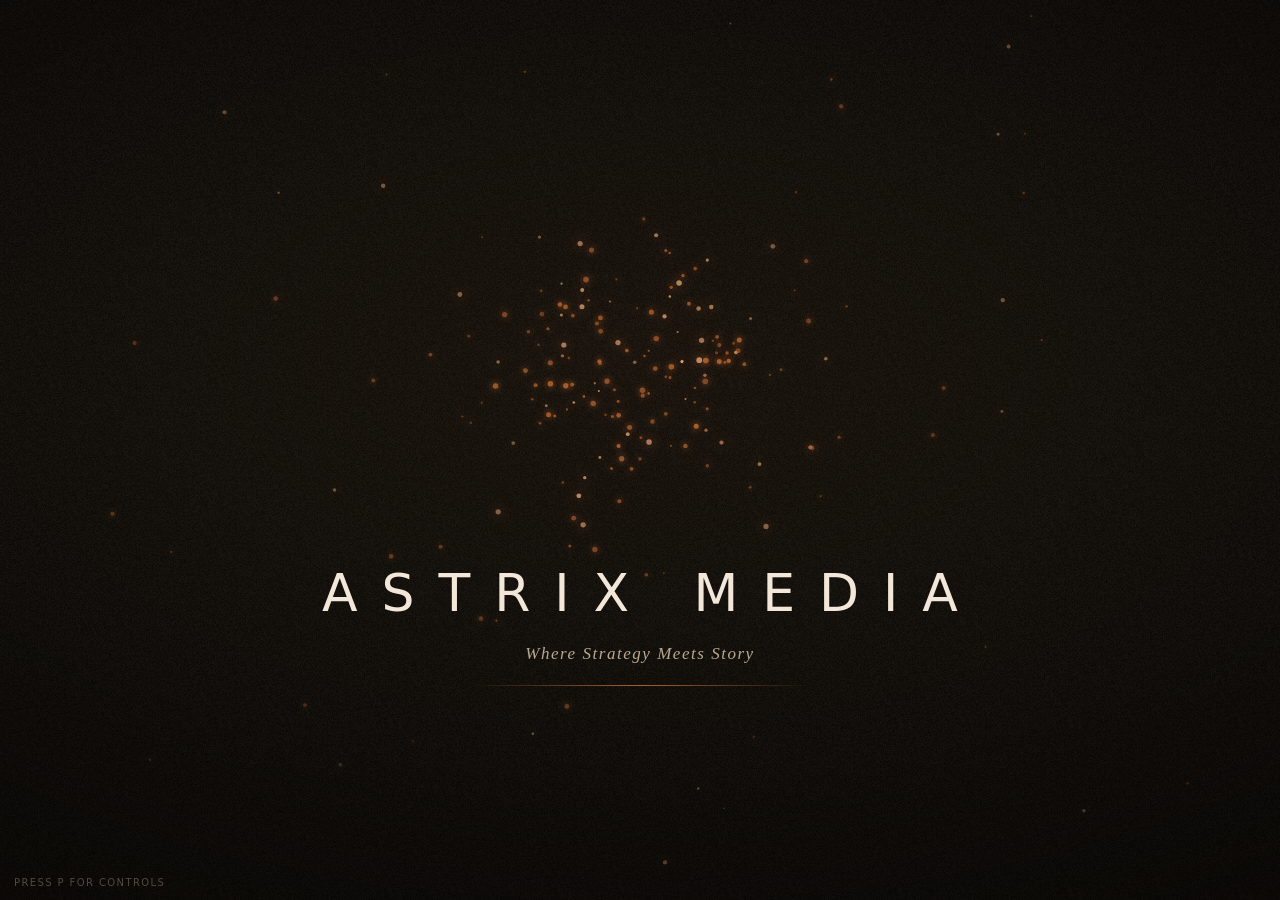
<file: assets/astrix-intro.html>
<!--
  ASTRIX MEDIA — Cinematic Logo Animation (built on the real brand mark)
  Single self-contained file. No external dependencies. The logo is embedded.

  HOW IT WORKS
  ------------
  Particles assemble into the EXACT silhouette of your logo (target points are
  sampled from the embedded image), then the crisp logo resolves in with a
  terracotta glow and a light-sweep masked to the mark's shape, followed by the
  wordmark + tagline reveal.

  HOW TO USE
  ----------
  1. Embed as a full-screen intro/preloader, or place #astrix-stage in a container.
  2. Replace the logo: set CONFIG.LOGO_SRC to a new URL/data-URI (the current value
     is your supplied mark, embedded as a transparent PNG).
  3. Fire your site reveal when the intro ends:
        window.AstrixIntro.onComplete = () => { /* show your site */ };
     or:  window.addEventListener('astrix-intro-complete', fn);
  4. Play once per session (production): see CONFIG.PLAY_ONCE_PER_SESSION note.
  5. Review panel: ?debug=1 in the URL, or press "P". Set CONFIG.ENABLE_PANEL=false
     for production.

  All tunable values live in CONFIG at the top of <script>.
-->
<!DOCTYPE html>
<html lang="en">
<head>
<meta charset="UTF-8">
<meta name="viewport" content="width=device-width, initial-scale=1">
<title>Astrix Media</title>
<style>
  :root{
    --bg:        #0a0805;
    --bg-2:      #161009;
    --terra:     #c06830;
    --terra-lo:  #8f4a20;
    --cream:     #f3e7da;
    --cream-dim: #b9a892;
    --grain:     0.045;
  }
  *{box-sizing:border-box;margin:0;padding:0}
  html,body{height:100%}
  body{
    background:
      radial-gradient(125% 90% at 50% 40%, var(--bg-2) 0%, var(--bg) 60%, #050402 100%);
    color:var(--cream);
    font-family:"Helvetica Neue","Segoe UI",system-ui,sans-serif;
    overflow:hidden;
  }
  #astrix-stage{position:fixed; inset:0; isolation:isolate}

  #fx{position:absolute; inset:0; width:100%; height:100%; display:block; z-index:1}

  /* the real logo + its light-sweep, positioned by JS */
  .markwrap{
    position:absolute; z-index:2; left:50%; top:42%;
    transform:translate(-50%,-50%);
    opacity:0;
  }
  .markwrap.show{opacity:1; transition:opacity .65s ease}
  .markwrap.lit #logo-img{ animation:glowPulse 1.5s ease-out forwards; }
  #logo-img{
    display:block; width:100%; height:100%;
    filter:drop-shadow(0 0 14px rgba(192,104,48,.0));
  }
  @keyframes glowPulse{
    0%{filter:drop-shadow(0 0 6px rgba(192,104,48,0))}
    35%{filter:drop-shadow(0 0 34px rgba(214,120,58,.85))}
    100%{filter:drop-shadow(0 0 16px rgba(192,104,48,.42))}
  }
  /* light sweep: a moving highlight masked to the logo's exact shape */
  .sweep{
    position:absolute; inset:0; pointer-events:none; opacity:0;
    -webkit-mask-size:contain; mask-size:contain;
    -webkit-mask-repeat:no-repeat; mask-repeat:no-repeat;
    -webkit-mask-position:center; mask-position:center;
    background:linear-gradient(105deg,
      transparent 38%, rgba(255,240,225,.0) 44%,
      rgba(255,244,232,.95) 50%, rgba(255,240,225,.0) 56%, transparent 62%);
    background-size:280% 100%; background-position:130% 0;
    mix-blend-mode:screen;
  }
  .markwrap.lit .sweep{ opacity:1; animation:sweepMove .85s cubic-bezier(.4,0,.2,1) forwards; animation-delay:.35s; }
  @keyframes sweepMove{ from{background-position:130% 0} to{background-position:-60% 0} }

  /* overlays */
  .vignette{
    position:absolute; inset:0; pointer-events:none; z-index:3;
    background:radial-gradient(132% 100% at 50% 42%, transparent 36%, rgba(8,5,2,.55) 76%, rgba(0,0,0,.94) 100%);
    opacity:0; transition:opacity 1s ease;
  }
  .grain{
    position:absolute; inset:-50%; pointer-events:none; z-index:4;
    opacity:var(--grain); background-image:var(--grain-img); background-size:170px 170px;
    mix-blend-mode:overlay; animation:grainShift 1.1s steps(6) infinite;
  }
  @keyframes grainShift{
    0%{transform:translate(0,0)} 20%{transform:translate(-6%,4%)}
    40%{transform:translate(5%,-7%)} 60%{transform:translate(-4%,6%)}
    80%{transform:translate(7%,3%)} 100%{transform:translate(0,0)}
  }

  /* wordmark + tagline */
  .lockup{position:absolute; left:0; right:0; z-index:5; text-align:center; pointer-events:none}
  .wordmark{
    position:relative; display:inline-block;
    font-weight:300; font-size:clamp(26px,5.6vw,52px);
    letter-spacing:.46em; text-indent:.46em; color:var(--cream); line-height:1;
    clip-path:inset(0 100% 0 0); opacity:0;
  }
  .wordmark::after{
    content:""; position:absolute; top:-12%; bottom:-12%; width:12%; left:-22%;
    background:linear-gradient(90deg,transparent,rgba(243,231,218,.9),transparent);
    filter:blur(2px); opacity:0; pointer-events:none;
  }
  .play .wordmark{ animation:wordReveal 1.05s cubic-bezier(.16,1,.3,1) forwards; animation-delay:var(--word-delay) }
  .play .wordmark::after{ animation:wordEdge 1.05s ease-out forwards; animation-delay:var(--word-delay) }
  @keyframes wordReveal{
    0%{clip-path:inset(0 100% 0 0); opacity:0; filter:blur(6px)}
    18%{opacity:1} 100%{clip-path:inset(0 0 0 0); opacity:1; filter:blur(0)}
  }
  @keyframes wordEdge{ 0%{left:-22%;opacity:0} 14%{opacity:.95} 100%{left:108%;opacity:0} }

  .tagline{
    margin-top:1.45em; font-family:Georgia,"Times New Roman",serif; font-style:italic;
    font-size:clamp(12px,2vw,17px); letter-spacing:.09em; color:var(--cream-dim);
    opacity:0; transform:translateY(8px);
  }
  .play .tagline{ animation:fadeUp 1s ease forwards; animation-delay:var(--tag-delay) }
  @keyframes fadeUp{ to{opacity:1; transform:translateY(0)} }
  .rule{margin:1.35em auto 0; height:1px; width:0; opacity:0;
    background:linear-gradient(90deg,transparent,var(--terra),transparent)}
  .play .rule{ animation:ruleGrow 1s cubic-bezier(.16,1,.3,1) forwards; animation-delay:calc(var(--tag-delay) + .15s) }
  @keyframes ruleGrow{ to{width:min(56%,340px); opacity:.9} }

  /* review panel */
  #panel{position:fixed; right:14px; bottom:14px; z-index:20;
    background:rgba(16,11,6,.85); backdrop-filter:blur(8px);
    border:1px solid rgba(192,104,48,.3); border-radius:12px; padding:12px 14px;
    font-size:12px; color:var(--cream-dim); display:none; min-width:188px;
    box-shadow:0 10px 40px rgba(0,0,0,.55)}
  #panel.show{display:block}
  #panel h4{font-size:11px; letter-spacing:.18em; text-transform:uppercase; color:var(--cream); margin-bottom:10px; font-weight:600}
  #panel label{display:flex; align-items:center; justify-content:space-between; gap:10px; margin:8px 0}
  #panel input[type=range]{width:96px; accent-color:var(--terra)}
  #panel button{width:100%; margin-top:8px; padding:8px; cursor:pointer;
    background:linear-gradient(180deg,var(--terra),var(--terra-lo)); color:#fff;
    border:0; border-radius:8px; font-size:12px; letter-spacing:.06em; font-weight:600}
  #panel button:active{transform:translateY(1px)}
  .hint{position:fixed; left:14px; bottom:12px; z-index:20; font-size:10px;
    letter-spacing:.14em; color:rgba(185,168,146,.4); text-transform:uppercase; user-select:none}
  @media (prefers-reduced-motion: reduce){ .grain{animation:none} }
</style>
</head>
<body>
  <div id="astrix-stage">
    <canvas id="fx"></canvas>
    <div class="markwrap">
      <img id="logo-img" alt="Astrix Media">
      <div class="sweep"></div>
    </div>
    <div class="lockup">
      <div class="wordmark">ASTRIX&nbsp;MEDIA</div>
      <div class="tagline">Where Strategy Meets Story</div>
      <div class="rule"></div>
    </div>
    <div class="vignette"></div>
    <div class="grain"></div>
  </div>

  <div id="panel">
    <h4>Astrix Intro — Review</h4>
    <label>Speed <input id="p-speed" type="range" min="0.4" max="2" step="0.1" value="1"></label>
    <label>Grain <input id="p-grain" type="checkbox" checked></label>
    <label>Glow <input id="p-glow" type="checkbox" checked></label>
    <button id="p-replay">Replay</button>
  </div>
  <div class="hint" id="hint">press P for controls</div>

<script>
"use strict";
/* ============================ CONFIG ============================ */
const CONFIG = {
  // Embedded brand mark (transparent PNG, keyed from your supplied logo).
  // Replace with any URL or data-URI to swap the logo.
  LOGO_SRC: "[data-uri]",

  PARTICLE_COLOR: "#c06830",   // terracotta — matches the mark
  SPARK_COLOR:    "#e9a878",   // lighter terracotta highlight on some particles
  GLOW:           "#d6783a",

  // Timing (seconds, at speed = 1)
  ASSEMBLE_START: 0.30,
  ASSEMBLE_END:   1.80,        // particles fully converged into the silhouette
  SOLIDIFY:       1.80,        // real logo crossfades in here
  WORD_DELAY:     2.45,        // wordmark reveal begins
  TAG_DELAY:      3.15,        // tagline fade begins
  END:            4.40,        // onComplete fires

  PARTICLES:      220,         // points of light forming the mark
  MARK_FRACTION:  0.30,        // mark height as fraction of min(viewport)

  ENABLE_PANEL:   true,
  PLAY_ONCE_PER_SESSION: false,
  /* Production play-once: set true AND uncomment the sessionStorage lines in
     maybePlay()/markPlayed(). Storage is left out of the default build so the
     file runs anywhere without errors. */
};

/* ============================ SETUP ============================ */
const stage  = document.getElementById('astrix-stage');
const canvas = document.getElementById('fx');
const ctx    = canvas.getContext('2d');
const markwrap = document.querySelector('.markwrap');
const logoImg  = document.getElementById('logo-img');
const sweepEl  = document.querySelector('.sweep');
const lockup   = document.querySelector('.lockup');
const vignette = document.querySelector('.vignette');
const reduceMotion = window.matchMedia('(prefers-reduced-motion: reduce)').matches;

let DPR=1,W=0,H=0,cx=0,cy=0;
let dispW=0,dispH=0;            // on-screen logo size (px)
let logoAspect=1;
let normTargets=[];            // sampled silhouette points, normalized 0..1
let particles=[];
let speed=1, useGlow=true;
let startT=0, raf=0, finished=false, ready=false;

/* film grain */
(function buildGrain(){
  const g=document.createElement('canvas'); g.width=g.height=170;
  const gx=g.getContext('2d'); const id=gx.createImageData(170,170);
  for(let i=0;i<id.data.length;i+=4){ const v=Math.random()*255|0;
    id.data[i]=id.data[i+1]=id.data[i+2]=v; id.data[i+3]=255; }
  gx.putImageData(id,0,0);
  document.documentElement.style.setProperty('--grain-img',`url(${g.toDataURL()})`);
})();

const easeOutExpo=x=>x>=1?1:1-Math.pow(2,-10*x);
const clamp01=x=>x<0?0:x>1?1:x;

/* sample silhouette target points from the loaded logo image */
function sampleLogo(img){
  const sh=200, sw=Math.round(sh*(img.width/img.height));
  logoAspect=img.width/img.height;
  const oc=document.createElement('canvas'); oc.width=sw; oc.height=sh;
  const o=oc.getContext('2d'); o.drawImage(img,0,0,sw,sh);
  const d=o.getImageData(0,0,sw,sh).data;
  const filled=[];
  for(let y=0;y<sh;y+=1) for(let x=0;x<sw;x+=1){
    if(d[(y*sw+x)*4+3]>40) filled.push([x/sw, y/sh]);
  }
  // pick PARTICLES random target points from the filled area
  normTargets=[];
  for(let i=0;i<CONFIG.PARTICLES;i++) normTargets.push(filled[(Math.random()*filled.length)|0]);
}

function makeParticles(){
  particles = normTargets.map(()=>{
    const ang=Math.random()*Math.PI*2, dist=Math.max(W,H)*(0.5+Math.random()*0.55);
    return { sx:cx+Math.cos(ang)*dist, sy:cy+Math.sin(ang)*dist,
      delay:Math.random()*0.5, dur:0.85+Math.random()*0.5,
      size:1+Math.random()*1.9, spark:Math.random()<0.32 };
  });
}

function layout(){
  cx=W/2; cy=H*0.42;
  dispH=Math.min(W,H)*CONFIG.MARK_FRACTION;
  dispW=dispH*logoAspect;
  markwrap.style.width=dispW+'px'; markwrap.style.height=dispH+'px';
  markwrap.style.left=cx+'px'; markwrap.style.top=cy+'px';
  lockup.style.top=(cy+dispH/2+Math.min(W,H)*0.06)+'px';
}

function resize(){
  DPR=Math.min(window.devicePixelRatio||1,2);
  W=window.innerWidth; H=window.innerHeight;
  canvas.width=W*DPR; canvas.height=H*DPR;
  canvas.style.width=W+'px'; canvas.style.height=H+'px';
  ctx.setTransform(DPR,0,0,DPR,0,0);
  layout(); makeParticles();
}

/* map a normalized silhouette point to current viewport pixels */
function targetXY(n){
  return [ cx-dispW/2 + n[0]*dispW, cy-dispH/2 + n[1]*dispH ];
}

/* ============================ TIMELINE ============================ */
function frame(now){
  if(!startT) startT=now;
  const t=((now-startT)/1000)*speed;
  ctx.clearRect(0,0,W,H);
  const aDur=CONFIG.ASSEMBLE_END-CONFIG.ASSEMBLE_START;
  const solid=clamp01((t-CONFIG.ASSEMBLE_END)/0.45);   // particles dissolve as logo arrives

  for(let i=0;i<particles.length;i++){
    const p=particles[i]; const tgt=targetXY(normTargets[i]);
    const lt=clamp01((t-CONFIG.ASSEMBLE_START - p.delay*aDur)/p.dur);
    const e=easeOutExpo(lt);
    const x=p.sx+(tgt[0]-p.sx)*e, y=p.sy+(tgt[1]-p.sy)*e;
    const pa=(0.3+0.7*lt)*(1-solid*0.9);
    if(pa<=0) continue;
    ctx.save();
    ctx.globalAlpha=pa;
    ctx.fillStyle=p.spark?CONFIG.SPARK_COLOR:CONFIG.PARTICLE_COLOR;
    if(useGlow){ ctx.shadowColor=CONFIG.GLOW; ctx.shadowBlur=p.spark?12:7; }
    ctx.beginPath(); ctx.arc(x,y,p.size*(0.55+0.45*e),0,Math.PI*2); ctx.fill();
    ctx.restore();
  }

  if(t>=CONFIG.END && !finished) complete();
  if(!finished) raf=requestAnimationFrame(frame);
}

function complete(){
  finished=true;
  if(window.AstrixIntro.onComplete){ try{ window.AstrixIntro.onComplete(); }catch(e){} }
  window.dispatchEvent(new CustomEvent('astrix-intro-complete'));
  window.parent.postMessage('introComplete', '*');
}

/* ============================ CONTROL ============================ */
function reset(){
  cancelAnimationFrame(raf); finished=false; startT=0;
  stage.classList.remove('play');
  markwrap.classList.remove('show','lit');
  vignette.style.opacity='0';
  void stage.offsetWidth;
}
function play(){
  reset();
  lockup.style.setProperty('--word-delay',(CONFIG.WORD_DELAY/speed)+'s');
  lockup.style.setProperty('--tag-delay',(CONFIG.TAG_DELAY/speed)+'s');
  requestAnimationFrame(()=>{
    stage.classList.add('play'); vignette.style.opacity='1';
    setTimeout(()=>{ markwrap.classList.add('show');
      requestAnimationFrame(()=>markwrap.classList.add('lit')); },
      (CONFIG.SOLIDIFY/speed)*1000);
    raf=requestAnimationFrame(frame);
  });
}
function reducedPlay(){
  stage.classList.add('play'); vignette.style.opacity='1';
  markwrap.classList.add('show');
  lockup.style.setProperty('--word-delay','.15s');
  lockup.style.setProperty('--tag-delay','.55s');
  setTimeout(complete,1500);
}
function maybePlay(){
  if(!ready) return;
  if(CONFIG.PLAY_ONCE_PER_SESSION){
    // try{ if(sessionStorage.getItem('astrixIntroSeen')){ complete(); return; } }catch(e){}
  }
  reduceMotion ? reducedPlay() : play();
}
// function markPlayed(){ try{ sessionStorage.setItem('astrixIntroSeen','1'); }catch(e){} }

window.AstrixIntro = { onComplete:null, replay:()=>maybePlay() };

/* review panel */
(function panelSetup(){
  const panel=document.getElementById('panel'), hint=document.getElementById('hint');
  if(!CONFIG.ENABLE_PANEL){ hint.style.display='none'; return; }
  if(new URLSearchParams(location.search).get('debug')==='1') panel.classList.add('show');
  addEventListener('keydown',e=>{ if(e.key.toLowerCase()==='p') panel.classList.toggle('show'); });
  document.getElementById('p-speed').addEventListener('input',e=>speed=parseFloat(e.target.value));
  document.getElementById('p-grain').addEventListener('change',e=>{
    document.querySelector('.grain').style.opacity=e.target.checked
      ? getComputedStyle(document.documentElement).getPropertyValue('--grain') : '0'; });
  document.getElementById('p-glow').addEventListener('change',e=>useGlow=e.target.checked);
  document.getElementById('p-replay').addEventListener('click',()=>maybePlay());
})();

/* boot — wait for the logo to load so we can sample its silhouette + mask the sweep */
addEventListener('resize',()=>{ if(ready) resize(); });
const img=new Image();
img.onload=()=>{
  logoImg.src=CONFIG.LOGO_SRC;
  sweepEl.style.webkitMaskImage=`url(${CONFIG.LOGO_SRC})`;
  sweepEl.style.maskImage=`url(${CONFIG.LOGO_SRC})`;
  sampleLogo(img); ready=true; resize(); maybePlay();
};
img.onerror=()=>{ ready=true; resize(); reducedPlay(); };
img.src=CONFIG.LOGO_SRC;
</script>
</body>
</html>
</file>
<file: style.css>
/*
Theme Name: Astrix Media
Theme URI: https://astrixmedia.in
Author: Astrix Media
Author URI: https://astrixmedia.in
Description: Luxury Full Site Editing (FSE) Block Theme for Astrix Media — Business Transformation Partner.
Version: 8.0.0
Tags: full-site-editing, block-patterns, custom-colors, custom-logo, editor-style, wide-blocks
License: GNU General Public License v2 or later
Text Domain: astrix
*/

@import url('https://fonts.googleapis.com/css2?family=Geist:wght@300;400;500;600;700&family=Instrument+Serif:ital,wght@0,400;1,400&family=Geist+Mono:wght@400;500&display=swap');

/* ── Fonts & Global Resets ── */
*, *::before, *::after {
  box-sizing: border-box;
}

:root {
  --color-bg: #F5F1EA;
  --color-text: #211C17;
  --color-text-muted: #7A6F63;
  --color-text-subtle: #9A8E7D;
  --color-accent: #C56A37;
  --color-frame: #EFE9DF;
  --color-border: rgba(33, 28, 23, 0.12);
  --color-border-subtle: rgba(33, 28, 23, 0.06);
  --font-sans: 'Geist', -apple-system, BlinkMacSystemFont, 'Segoe UI', Roboto, sans-serif;
  --font-serif: 'Instrument Serif', Georgia, serif;
  --font-mono: 'Geist Mono', ui-monospace, Menlo, Monaco, monospace;
}

html, body {
  margin: 0;
  padding: 0;
  background: var(--color-bg);
  scroll-behavior: smooth;
  overflow-x: hidden;
}

body {
  font-family: var(--font-sans);
  color: var(--color-text);
  -webkit-font-smoothing: antialiased;
  -moz-osx-font-smoothing: grayscale;
}

a {
  color: var(--color-text);
  text-decoration: none;
  transition: color 0.3s ease;
}

a:hover {
  color: var(--color-text-muted);
}

::selection {
  background: var(--color-text);
  color: var(--color-bg);
}

/* ── Animation Keyframes ── */
@keyframes riseIn {
  from {
    opacity: 0;
    transform: translateY(26px);
  }
  to {
    opacity: 1;
    transform: translateY(0);
  }
}

@keyframes fadeIn {
  from { opacity: 0; }
  to { opacity: 1; }
}

@keyframes cueDrop {
  0% {
    transform: scaleY(0);
    transform-origin: top;
  }
  60% {
    transform: scaleY(1);
    transform-origin: top;
  }
  61% {
    transform-origin: bottom;
  }
  100% {
    transform: scaleY(0);
    transform-origin: bottom;
  }
}

@keyframes kenburns {
  from { transform: scale(1.06); }
  to { transform: scale(1.14); }
}

/* ── The Astrix Editorial Treatment™ ── */
.ax-frame {
  position: relative;
  overflow: hidden;
  background: var(--color-frame);
  min-width: 0; /* grid/flex items default to min-width:auto, which for an image
                   child resolves to its intrinsic pixel size — without this,
                   the grid track expands to fit the image and overflows the
                   viewport on mobile regardless of grid-template-columns. */
  max-width: 100%; /* REQUIRED for Chromium/Blink (Chrome, Edge, Android).
                      These frames pair `aspect-ratio` with `min-height`; Blink
                      transfers that min-height through the ratio into a minimum
                      WIDTH (e.g. 240px x 16/6 = 640px), blowing past a 390px
                      viewport. WebKit does not do this, so the bug is invisible
                      in Safari. min-width:0 alone does not stop it. */
}

.ax-photo {
  width: 100%;
  height: 100%;
  object-fit: cover;
  display: block;
  filter: grayscale(0.55) contrast(0.98) brightness(1.12) saturate(0.9);
  transform: scale(1.06);
  transition: transform 1.4s cubic-bezier(0.16, 1, 0.3, 1);
}

.ax-frame:hover .ax-photo {
  transform: scale(1.11);
}

.ax-frame::before {
  content: "";
  position: absolute;
  inset: 0;
  z-index: 1;
  pointer-events: none;
  background: linear-gradient(155deg, rgba(245, 241, 234, 0.30), rgba(245, 241, 234, 0) 40%),
              linear-gradient(0deg, rgba(40, 30, 22, 0.22), rgba(40, 30, 22, 0) 42%);
}

.ax-frame::after {
  content: "";
  position: absolute;
  inset: 0;
  z-index: 2;
  pointer-events: none;
  background: radial-gradient(85% 75% at 100% 0%, rgba(224, 150, 86, 0.42), rgba(197, 106, 55, 0.12) 34%, rgba(224, 150, 86, 0) 60%);
}

.ax-grain-layer {
  position: absolute;
  inset: 0;
  z-index: 3;
  pointer-events: none;
  opacity: 0.5;
  background-image: radial-gradient(rgba(255, 255, 255, 0.06) 0.5px, transparent 0.6px),
                    radial-gradient(rgba(0, 0, 0, 0.05) 0.5px, transparent 0.6px);
  background-size: 3px 3px, 4px 4px;
  background-position: 0 0, 1px 2px;
}

.ax-word {
  position: absolute;
  z-index: 3;
  pointer-events: none;
  font-weight: 600;
  letter-spacing: -0.02em;
  line-height: 0.9;
  text-transform: uppercase;
}

/* ── Interactive Stage Button & Chips ── */
.stage-btn {
  width: 100%;
  text-align: left;
  background: transparent;
  border: none;
  cursor: pointer;
  font-family: var(--font-sans);
  padding: 0;
  display: block;
}

.stage-btn:focus-visible {
  outline: 2px solid var(--color-accent);
  outline-offset: 4px;
}

.eco-chip {
  font-size: 13px;
  font-weight: 500;
  color: #3A3229;
  padding: 8px 15px;
  border-radius: 100px;
  border: 1px solid rgba(33, 28, 23, 0.14);
}

.ind {
  font-size: 14px;
  font-weight: 500;
  color: #3A3229;
  padding: 11px 18px;
  border-radius: 100px;
  border: 1px solid rgba(33, 28, 23, 0.14);
  transition: background 0.3s ease, color 0.3s ease, border-color 0.3s ease;
}

.ind:hover {
  background: var(--color-text);
  color: var(--color-bg);
  border-color: var(--color-text);
}

/* ── Navigation Links ── */
.axnav-link {
  position: relative;
  padding: 4px 0;
  color: var(--color-text);
  font-size: 13.5px;
  font-weight: 500;
  transition: color 0.3s ease;
}

.axnav-link:hover {
  color: var(--color-text);
}

.axnav-link::after {
  content: "";
  position: absolute;
  left: 0;
  right: 100%;
  bottom: -2px;
  height: 1px;
  background: var(--color-accent);
  transition: right 0.4s cubic-bezier(0.16, 1, 0.3, 1);
}

.axnav-link:hover::after,
.axnav-on::after {
  right: 0;
}

.axnav-cta {
  border: 1px solid #D6CDBE;
  border-radius: 100px;
  padding: 9px 20px;
  color: var(--color-text);
  font-size: 13.5px;
  font-weight: 500;
  transition: border-color 0.3s ease, background 0.35s ease, color 0.35s ease;
}

.axnav-cta:hover {
  border-color: var(--color-text);
  background: var(--color-text);
  color: var(--color-bg);
}

/* ── Primary CTA Hover (lift + glow, lost from the .dc.html style-hover attr) ── */
.ax-cta-dark:hover {
  color: #F5F1EA !important;
  transform: translateY(-2px) !important;
  box-shadow: 0 14px 34px -12px rgba(197, 106, 55, 0.5) !important;
}

.ax-cta-light:hover {
  color: #211C17 !important;
  transform: translateY(-2px) !important;
  box-shadow: 0 12px 32px -12px rgba(0, 0, 0, 0.5) !important;
}

.ax-cta-outline-light:hover {
  background: #F5F1EA !important;
  color: #211C17 !important;
  border-color: #F5F1EA !important;
}

/* ── Underline Links (lost hover states from .dc.html style-hover attr) ── */
.ax-underline-dark:hover {
  border-bottom-color: #211C17 !important;
  color: #211C17 !important;
}

.ax-underline-light:hover {
  border-bottom-color: #F5F1EA !important;
  color: #F5F1EA !important;
}

/* ── Ecosystem Grid Card Hover ── */
.ax-eco-card:hover {
  background: #EFE9DF;
}

/* ── Footer Link & Socials ── */
.ft-link {
  color: rgba(245, 241, 234, 0.72);
  font-size: 14px;
  line-height: 1;
  padding: 3px 0;
  transition: color 0.3s ease, padding-left 0.3s ease;
  display: inline-block;
}

.ft-link:hover {
  color: #F5F1EA;
  padding-left: 6px;
}

.ft-social {
  width: 40px;
  height: 40px;
  border: 1px solid rgba(245, 241, 234, 0.18);
  border-radius: 100px;
  display: flex;
  align-items: center;
  justify-content: center;
  color: rgba(245, 241, 234, 0.72);
  font-size: 12px;
  letter-spacing: 0.02em;
  transition: background 0.35s ease, color 0.35s ease, border-color 0.35s ease;
}

.ft-social:hover {
  background: var(--color-accent);
  border-color: var(--color-accent);
  color: #F5F1EA;
}

.ax-footer-meta-link {
  transition: color 0.3s ease;
}

.ax-footer-meta-link:hover {
  color: #F5F1EA !important;
}

/* ── Reveal Elements Initial State ──
   Scoped to html.js on purpose. The `js` class is set by an inline script in
   header.php, so if JavaScript is disabled, blocked, or errors before that
   point, [data-reveal] is never hidden and all content renders normally.
   Without this scoping a single JS failure blanks the entire site — which is
   exactly what happened on astrixmedia.in 2026-08-07. Fail visible, not blank. */
html.js [data-reveal] {
  opacity: 0;
  transform: translateY(28px);
  transition: opacity 1s cubic-bezier(0.16, 1, 0.3, 1), transform 1s cubic-bezier(0.16, 1, 0.3, 1);
}

html.js [data-reveal].revealed {
  opacity: 1;
  transform: translateY(0);
}

/* Users who prefer reduced motion get content immediately, no reveal at all. */
@media (prefers-reduced-motion: reduce) {
  html.js [data-reveal] {
    opacity: 1;
    transform: none;
    transition: none;
  }
}

/* ── Mobile Hamburger + Full-screen Menu ── */
.nav-burger {
  display: none;
  flex-direction: column;
  justify-content: center;
  gap: 6px;
  width: 44px;
  height: 44px;
  padding: 0;
  margin: -10px -10px -10px 0;
  background: transparent;
  border: none;
  cursor: pointer;
  align-items: flex-end;
}

.nav-burger span {
  display: block;
  width: 26px;
  height: 1.5px;
  background: var(--color-text);
  transition: transform 0.3s cubic-bezier(0.16, 1, 0.3, 1), opacity 0.3s ease;
}

.nav-burger[aria-expanded="true"] span:first-child {
  transform: translateY(3.75px) rotate(45deg);
}

.nav-burger[aria-expanded="true"] span:last-child {
  transform: translateY(-3.75px) rotate(-45deg);
}

.nav-sheet {
  position: fixed;
  inset: 0;
  z-index: 9997;
  display: none;
  flex-direction: column;
  background: linear-gradient(160deg, #221C16, #14100C 72%);
  color: #F5F1EA;
  padding: 30px clamp(28px, 6vw, 56px) clamp(36px, 6vh, 60px);
  opacity: 0;
  transition: opacity 0.35s ease;
  overflow-y: auto;
}

.nav-sheet.is-open {
  display: flex;
  opacity: 1;
}

.nav-sheet-top {
  display: flex;
  align-items: center;
  justify-content: space-between;
  margin-bottom: auto;
}

.nav-sheet-brand {
  display: flex;
  align-items: center;
  gap: 10px;
  color: #F5F1EA;
  font-weight: 700;
  font-size: 16px;
  letter-spacing: 0.22em;
}

.nav-sheet-brand img {
  width: 39px;
  height: 39px;
  object-fit: contain;
}

.nav-close {
  width: 44px;
  height: 44px;
  background: transparent;
  border: none;
  color: #F5F1EA;
  font-size: 34px;
  line-height: 1;
  cursor: pointer;
  padding: 0;
}

.nav-sheet-links {
  display: flex;
  flex-direction: column;
  gap: clamp(14px, 2.6vh, 24px);
  padding: clamp(30px, 6vh, 60px) 0;
}

.nav-sheet-links a {
  color: #F5F1EA;
  font-size: clamp(30px, 8vw, 46px);
  font-weight: 600;
  letter-spacing: -0.03em;
  line-height: 1.05;
}

.nav-sheet-links a:hover {
  color: var(--color-accent);
}

.nav-sheet-foot {
  display: flex;
  flex-direction: column;
  gap: 18px;
  align-items: flex-start;
  border-top: 1px solid rgba(245, 241, 234, 0.14);
  padding-top: clamp(22px, 4vh, 34px);
}

.nav-sheet-cta {
  display: inline-flex;
  align-items: center;
  gap: 10px;
  background: #F5F1EA;
  color: #211C17;
  font-size: 14.5px;
  font-weight: 500;
  padding: 15px 28px;
  border-radius: 100px;
}

.nav-sheet-mail {
  color: rgba(245, 241, 234, 0.72);
  font-size: 14.5px;
}

body.nav-open {
  overflow: hidden;
}

/* Floating contact buttons sit above the page (z-index 9998) — keep them
   out of the way while the full-screen menu is open. */
body.nav-open #astrix-float-group {
  opacity: 0 !important; /* element carries an inline opacity:1, so !important is required */
  pointer-events: none;
}

/* ── Responsive Rules ── */
@media (max-width: 900px) {
  nav.main-nav .nav-links {
    display: none !important;
  }
  .nav-burger {
    display: flex;
  }
  nav.main-nav {
    padding: 18px clamp(20px, 4.5vw, 36px) !important;
  }

  /* Grid & Section Spacing */
  .grid-12 {
    grid-template-columns: 1fr !important;
    padding-left: clamp(20px, 4.5vw, 36px) !important;
    padding-right: clamp(20px, 4.5vw, 36px) !important;
    padding-top: clamp(40px, 6vh, 60px) !important;
    padding-bottom: clamp(40px, 6vh, 60px) !important;
    gap: 20px !important;
  }
  .grid-12 > * {
    grid-column: 1 / -1 !important;
    min-width: 0 !important;
  }
  .sticky-col {
    position: static !important;
    top: auto !important;
  }

  /* Hero Section Mobile Polish */
  #hero {
    min-height: auto !important;
  }
  #hero > .grid-12 {
    padding-top: clamp(20px, 3.5vh, 36px) !important;
    padding-bottom: 0 !important;
    gap: 28px !important;
  }
  #hero .ax-frame {
    min-height: 280px !important;
    aspect-ratio: 16/10 !important;
  }
  .hero-foot {
    padding: 20px clamp(20px, 4.5vw, 36px) 24px !important;
    flex-direction: column !important;
    align-items: flex-start !important;
    gap: 14px !important;
  }
  .hero-disciplines {
    gap: 8px 16px !important;
    font-size: 10.5px !important;
    letter-spacing: 0.16em !important;
    line-height: 1.6 !important;
  }
  .hero-scroll-cue {
    display: none !important; /* Hide floating drop line on mobile */
  }

  /* Chapter 1 Video Frame */
  .ax-frame[data-screen-label*="Chapter One"] {
    min-height: clamp(380px, 55vh, 480px) !important;
    padding: clamp(40px, 6vh, 60px) clamp(20px, 4.5vw, 36px) !important;
  }

  /* Pullquote Spacing */
  div[data-reveal][style*="margin: clamp(60px"],
  div[data-reveal][style*="margin:clamp(60px"] {
    margin-top: 32px !important;
  }

  /* Ecosystems & Handoff Grids */
  .eco-grid {
    grid-template-columns: 1fr !important;
  }
  .handoff-row {
    flex-direction: column !important;
  }

  /* Proof & Transformations */
  .proof-grid {
    grid-template-columns: 1fr !important;
    gap: 16px !important;
  }

  /* Footer */
  .ft-grid {
    grid-template-columns: 1fr 1fr !important;
    gap: 32px 24px !important;
  }
  .ft-brand {
    grid-column: 1 / -1 !important;
  }
}

@media (max-width: 640px) {
  .ax-word {
    font-size: clamp(30px, 9vw, 56px) !important;
  }
  .ft-grid {
    grid-template-columns: 1fr !important;
  }
  .thread-label {
    display: none !important;
  }
  .ax-frame {
    min-height: 220px !important;
  }
  #astrix-float-group {
    bottom: 20px !important;
    right: 16px !important;
    gap: 10px !important;
  }
  .ax-float-btn {
    width: 44px !important;
    height: 44px !important;
  }
}


/* ─────────────────────────────────────────────────────────────
   Editable navigation + mega menu (inc/nav.php, deck slides 1-4)
   ───────────────────────────────────────────────────────────── */

.ax-nav-list { display: flex; gap: clamp(18px, 2.6vw, 38px); align-items: center; list-style: none; margin: 0; padding: 0; }
.ax-nav-list > li { position: relative; }
.ax-nav-list > li > a { display: inline-flex; align-items: center; gap: 6px; color: #211C17; padding: 8px 0; white-space: nowrap; }
.ax-nav-list > li > a > span { position: relative; }
/* Underline grows from the left on hover, matching the site's link treatment. */
.ax-nav-list > li > a > span::after {
  content: ""; position: absolute; left: 0; bottom: -3px; width: 0; height: 1px;
  background: #C56A37; transition: width 0.32s cubic-bezier(0.16,1,0.3,1);
}
.ax-nav-list > li > a:hover > span::after,
.ax-nav-list > li.ax-open > a > span::after { width: 100%; }
.ax-caret { transition: transform 0.3s ease; flex: none; }
.ax-nav-list > li.ax-open .ax-caret { transform: rotate(180deg); }

/* The panel. Hidden by visibility rather than display so it can transition,
   and pointer-events:none so an invisible panel can never eat clicks. */
.ax-mega {
  position: absolute; top: calc(100% + 14px); left: 50%; transform: translate(-50%, -6px);
  min-width: min(880px, 92vw); background: #FFFDF9; border: 1px solid rgba(33,28,23,0.10);
  border-radius: 6px; box-shadow: 0 24px 60px rgba(33,28,23,0.13);
  opacity: 0; visibility: hidden; pointer-events: none;
  transition: opacity 0.26s ease, transform 0.26s cubic-bezier(0.16,1,0.3,1), visibility 0.26s;
  z-index: 60;
}
.ax-mega::before {
  content: "";
  position: absolute;
  top: -16px;
  left: 0;
  right: 0;
  height: 16px;
  background: transparent;
}
.ax-nav-list > li.ax-open > .ax-mega,
.ax-nav-list > li:hover > .ax-mega { opacity: 1; visibility: visible; pointer-events: auto; transform: translate(-50%, 0); }
.ax-mega-inner { padding: clamp(22px, 2.4vw, 34px); }
.ax-mega-cols { display: grid; grid-template-columns: repeat(auto-fit, minmax(190px, 1fr)); gap: clamp(20px, 2.4vw, 40px); list-style: none; margin: 0; padding: 0; }

/* A depth-1 item WITH children is a column heading. */
.ax-mega-cols > li.ax-col-head > a {
  display: block; font-size: 10.5px; letter-spacing: 0.26em; text-transform: uppercase;
  color: #C56A37; font-weight: 600; padding-bottom: 9px; margin-bottom: 9px;
  border-bottom: 1px solid rgba(33,28,23,0.12); pointer-events: none;
}
/* A depth-1 item WITHOUT children is just a link — the flat "Our Expertise" case. */
.ax-mega-cols > li:not(.ax-col-head) > a { display: block; padding: 7px 0; font-size: 13.5px; color: #211C17; }
.ax-mega-sub { list-style: none; margin: 0; padding: 0; display: flex; flex-direction: column; gap: 2px; }
.ax-mega-sub > li > a { display: flex; align-items: center; gap: 8px; padding: 6px 0; font-size: 13.5px; line-height: 1.45; color: #3A322B; transition: color 0.22s ease, transform 0.22s ease; }
.ax-mega-sub > li > a:hover,
.ax-mega-cols > li:not(.ax-col-head) > a:hover { color: #C56A37; transform: translateX(3px); }

/* Badges — driven by a CSS class the client sets in Appearance → Menus. */
.ax-badge-new > a::after,
.ax-badge-hot > a::after,
.ax-badge-best > a::after {
  font-size: 8.5px; letter-spacing: 0.14em; text-transform: uppercase; font-weight: 700;
  padding: 2px 6px; border-radius: 3px; white-space: nowrap; flex: none;
}
.ax-badge-new  > a::after { content: "New";        background: #F2E3C9; color: #8A6A2F; }
.ax-badge-hot  > a::after { content: "In demand";  background: #F6D9C7; color: #A2502A; }
.ax-badge-best > a::after { content: "Bestseller"; background: #DCE9DA; color: #3F6B45; }

/* Below the hamburger breakpoint the desktop list is hidden entirely; the
   mobile sheet handles navigation, so the mega panel must never appear. */
@media (max-width: 900px) {
  .ax-mega { display: none; }
}
</file>
